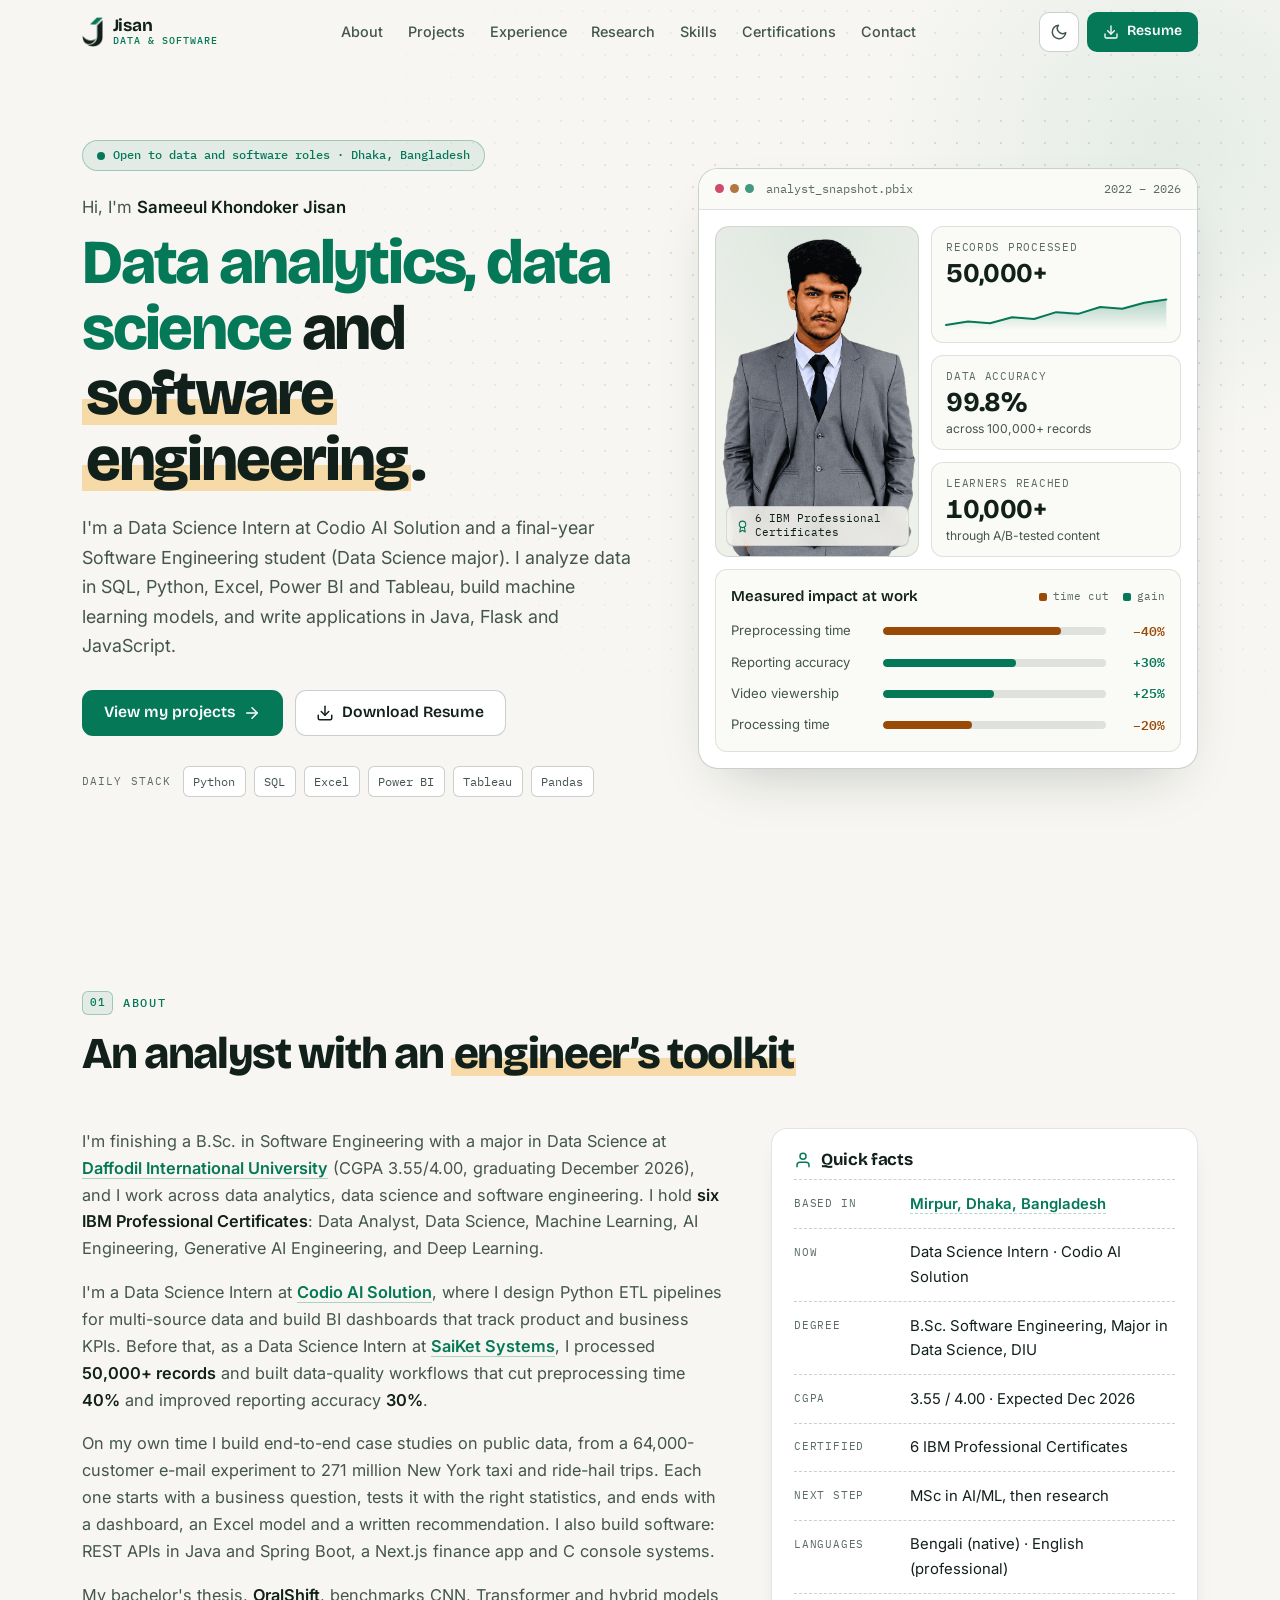
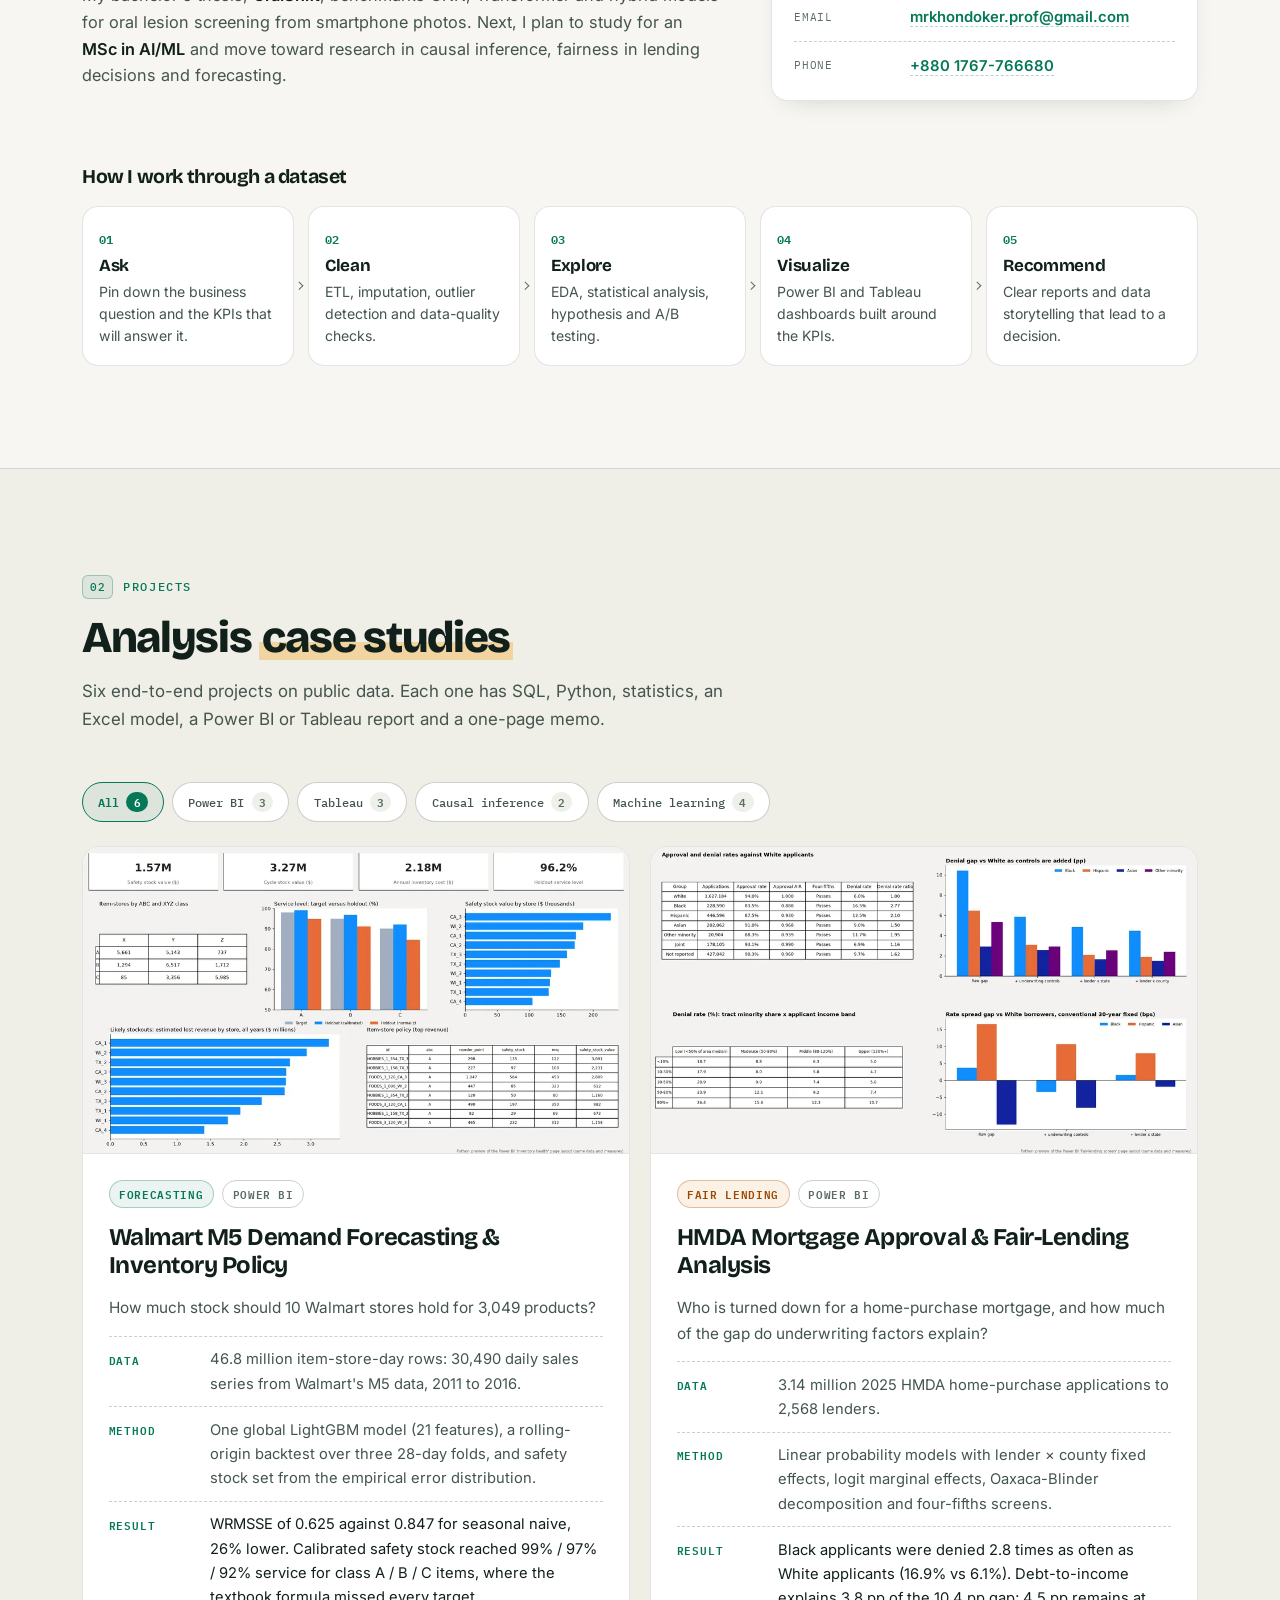
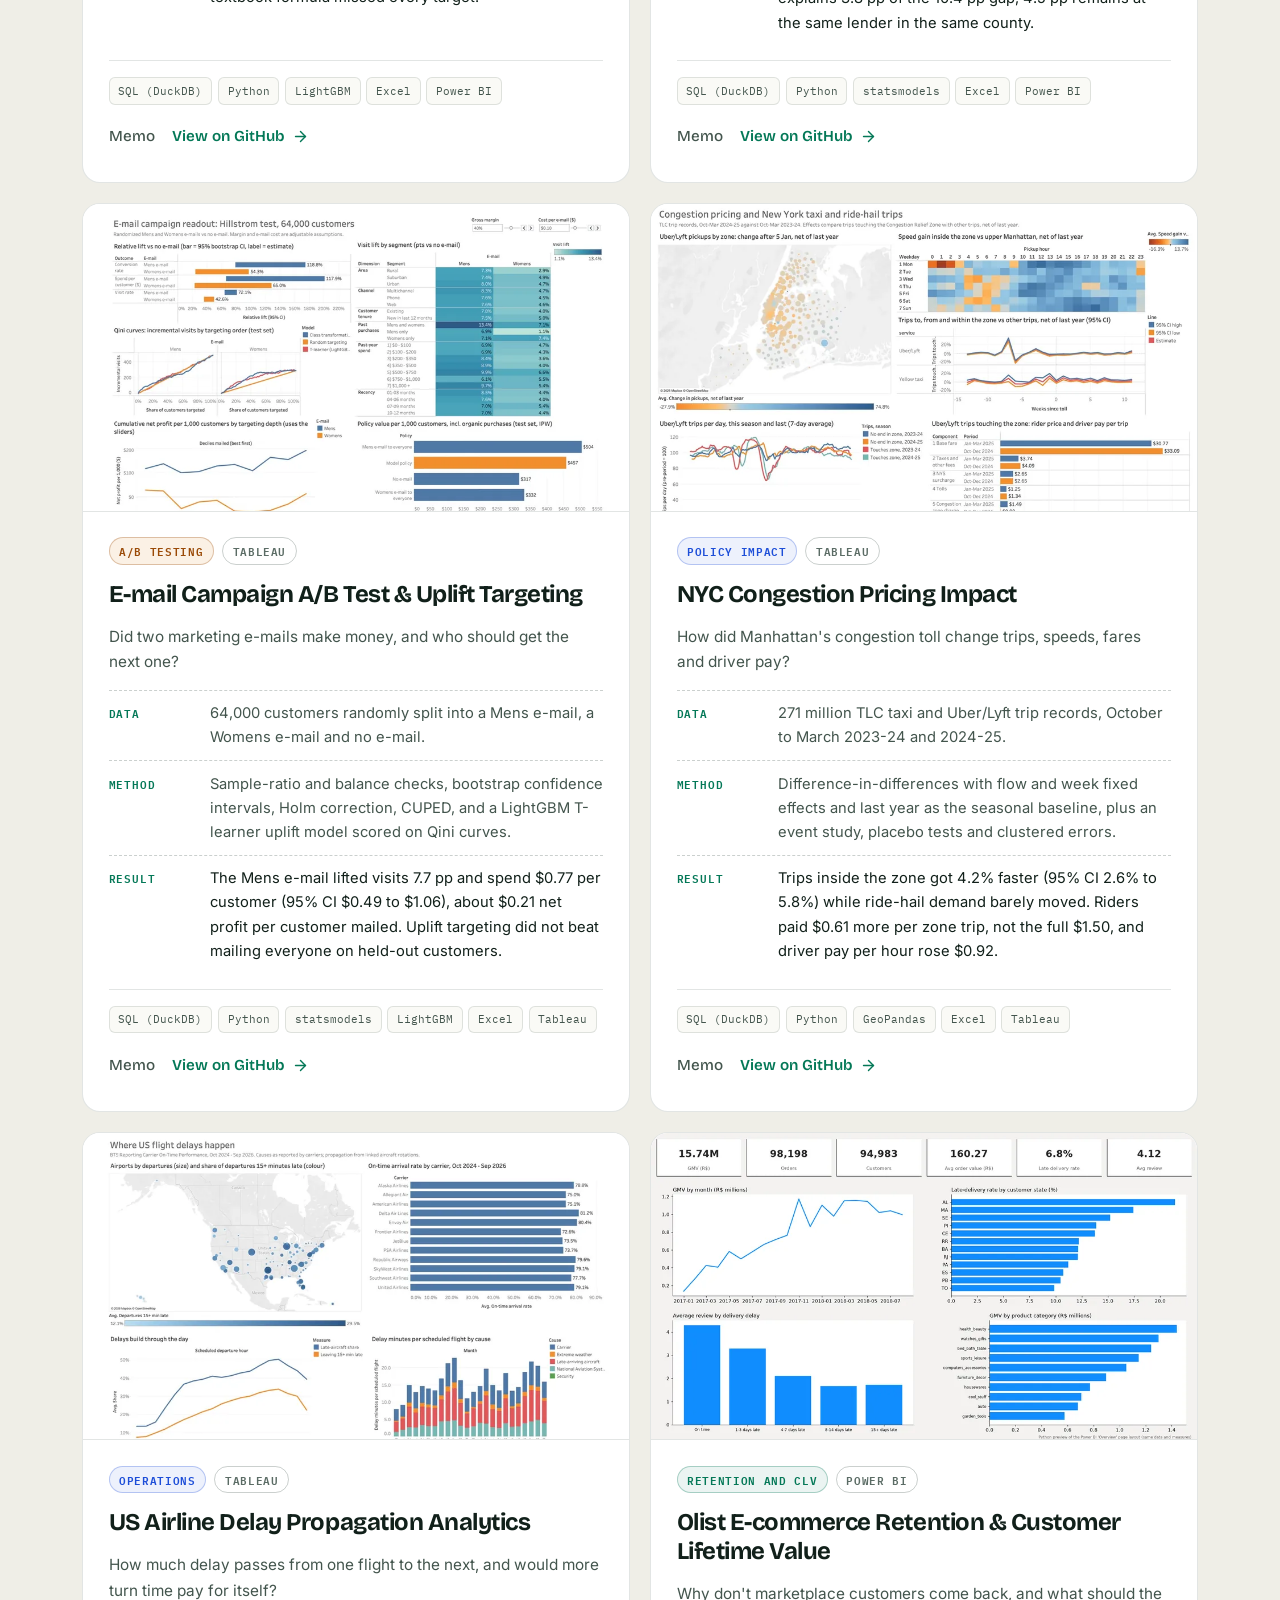
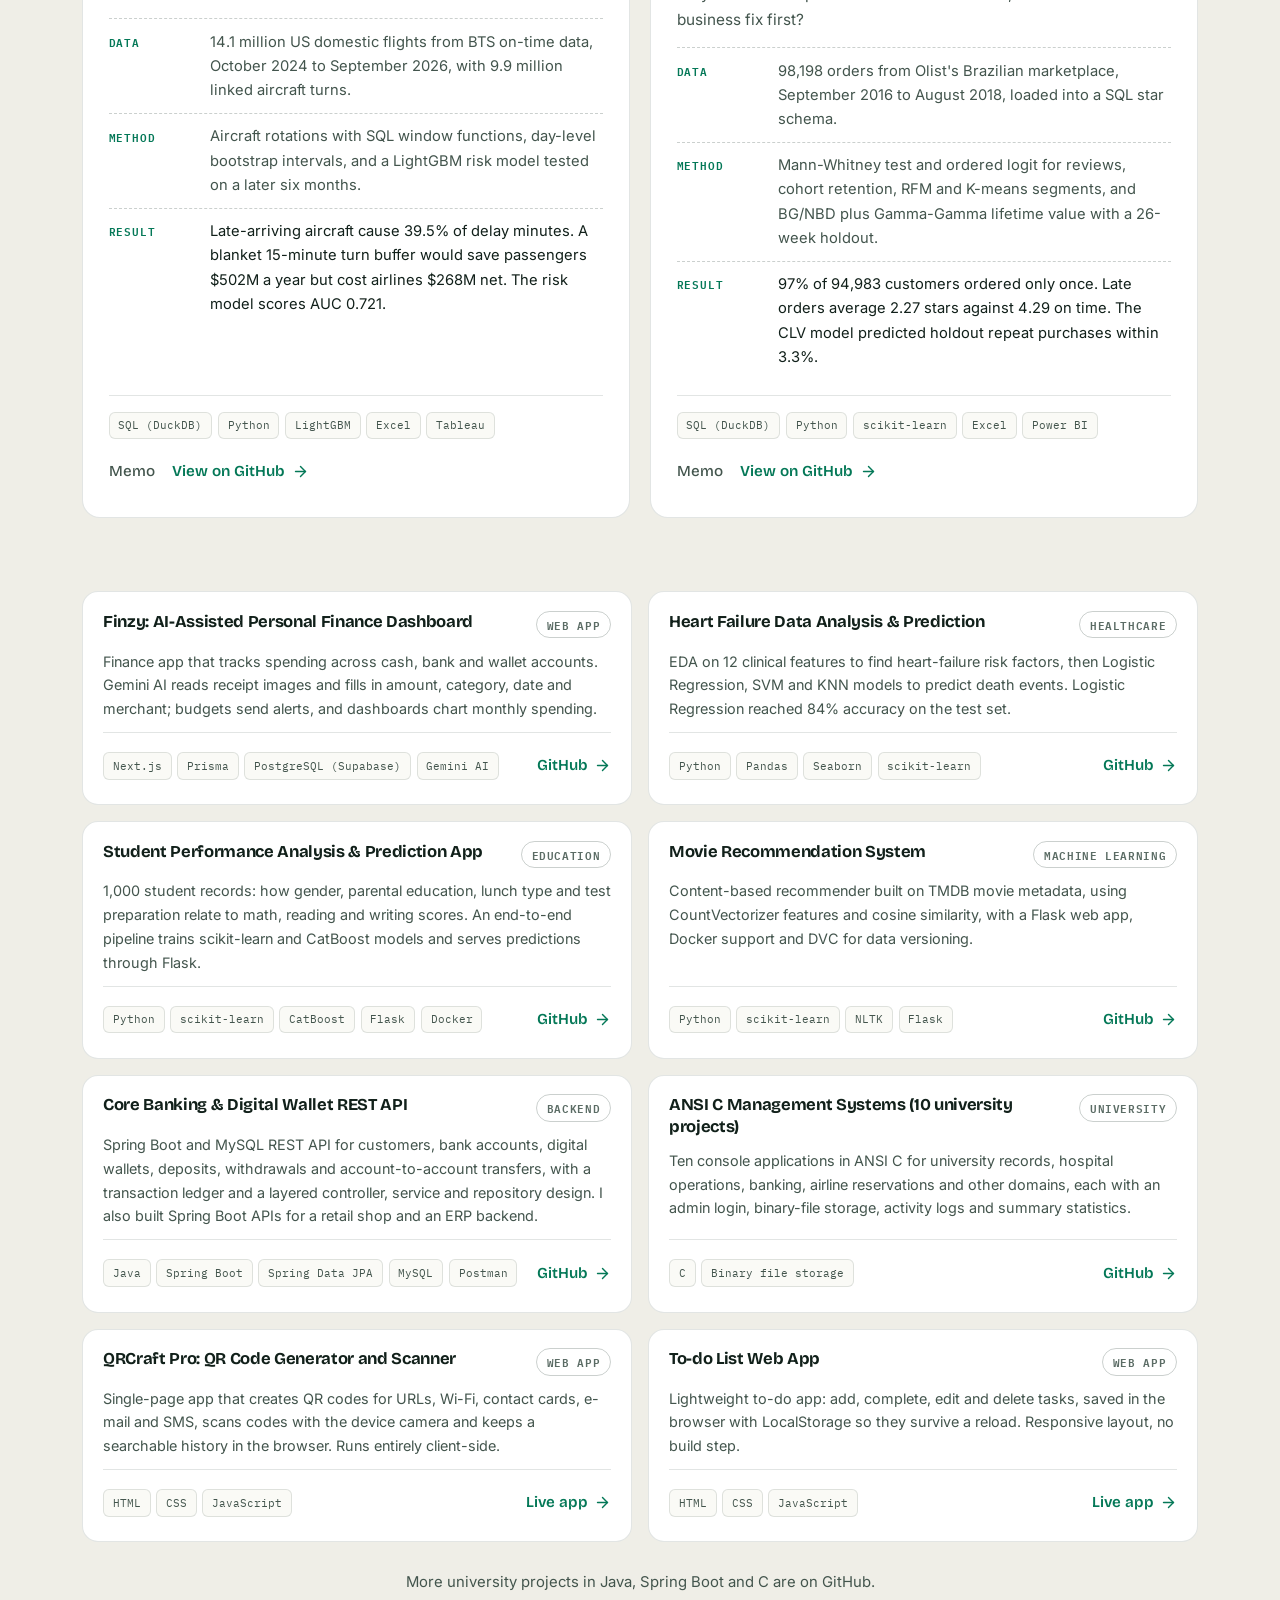
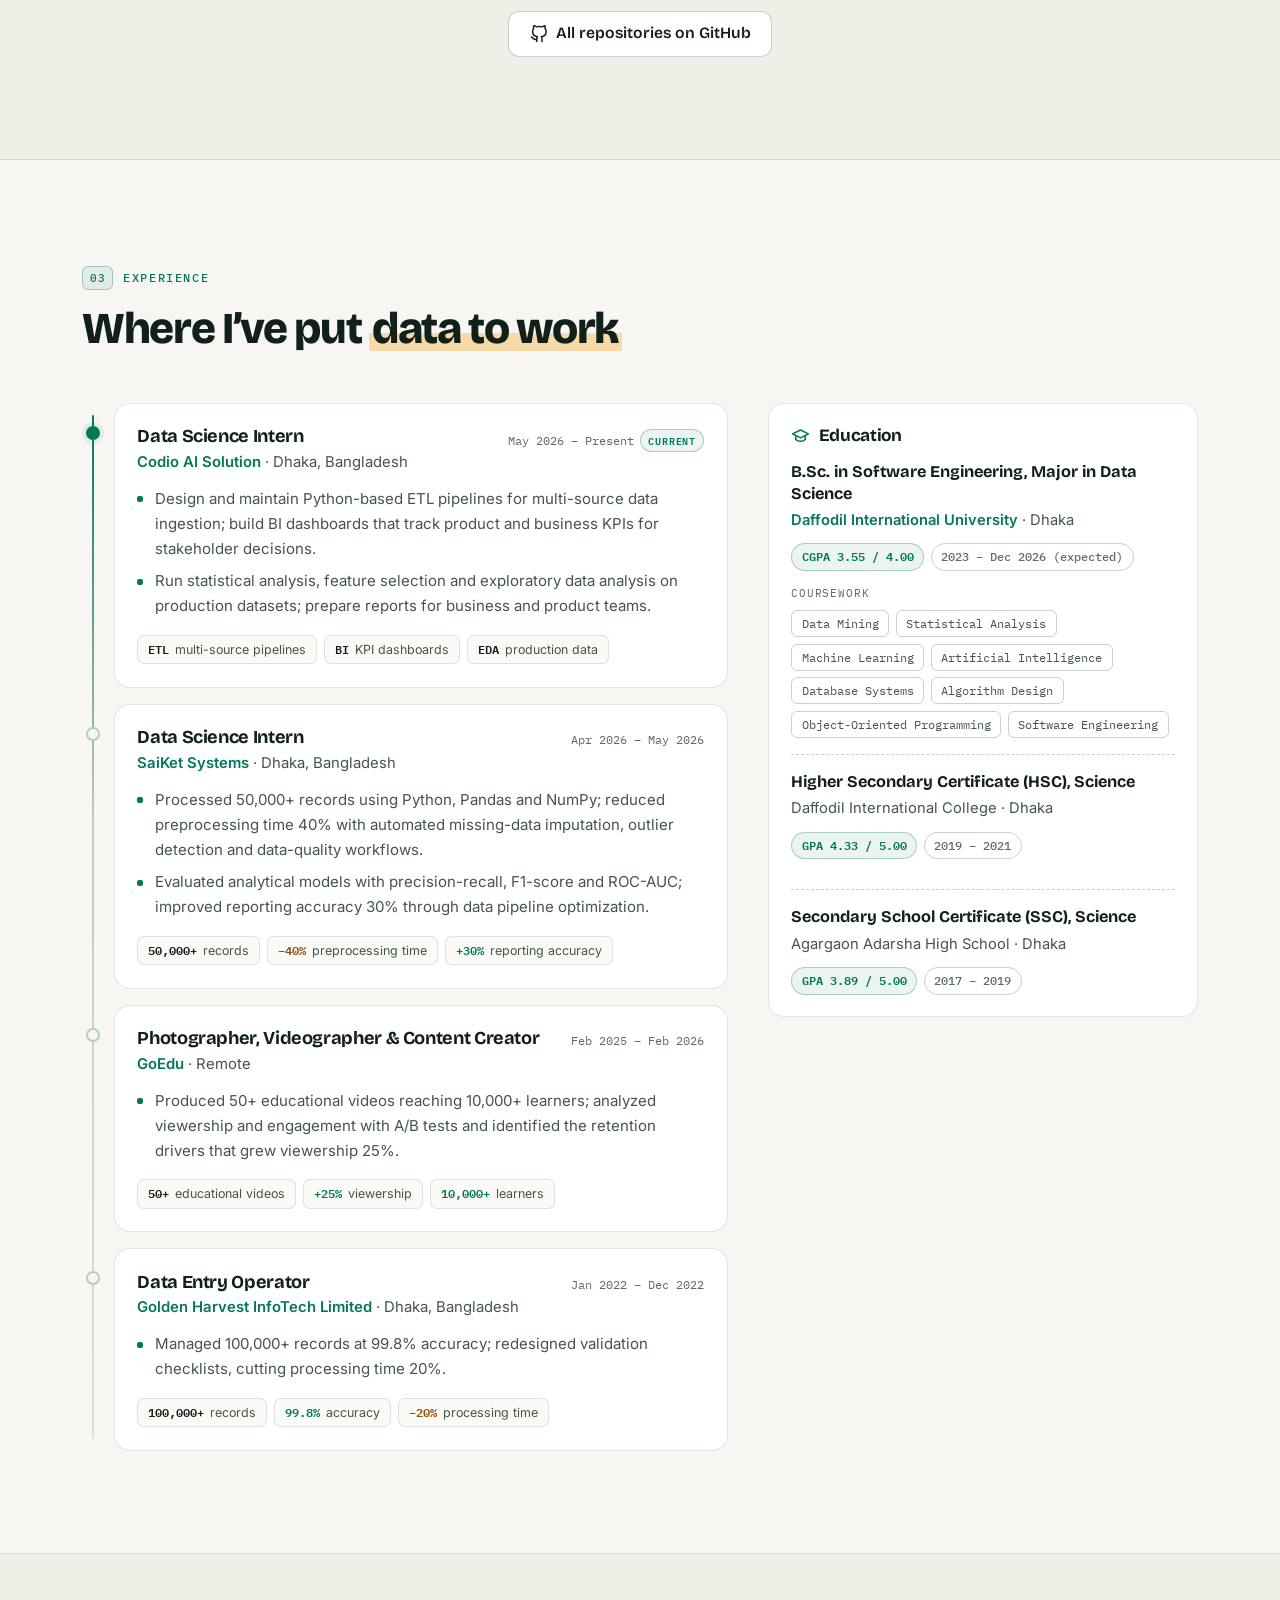
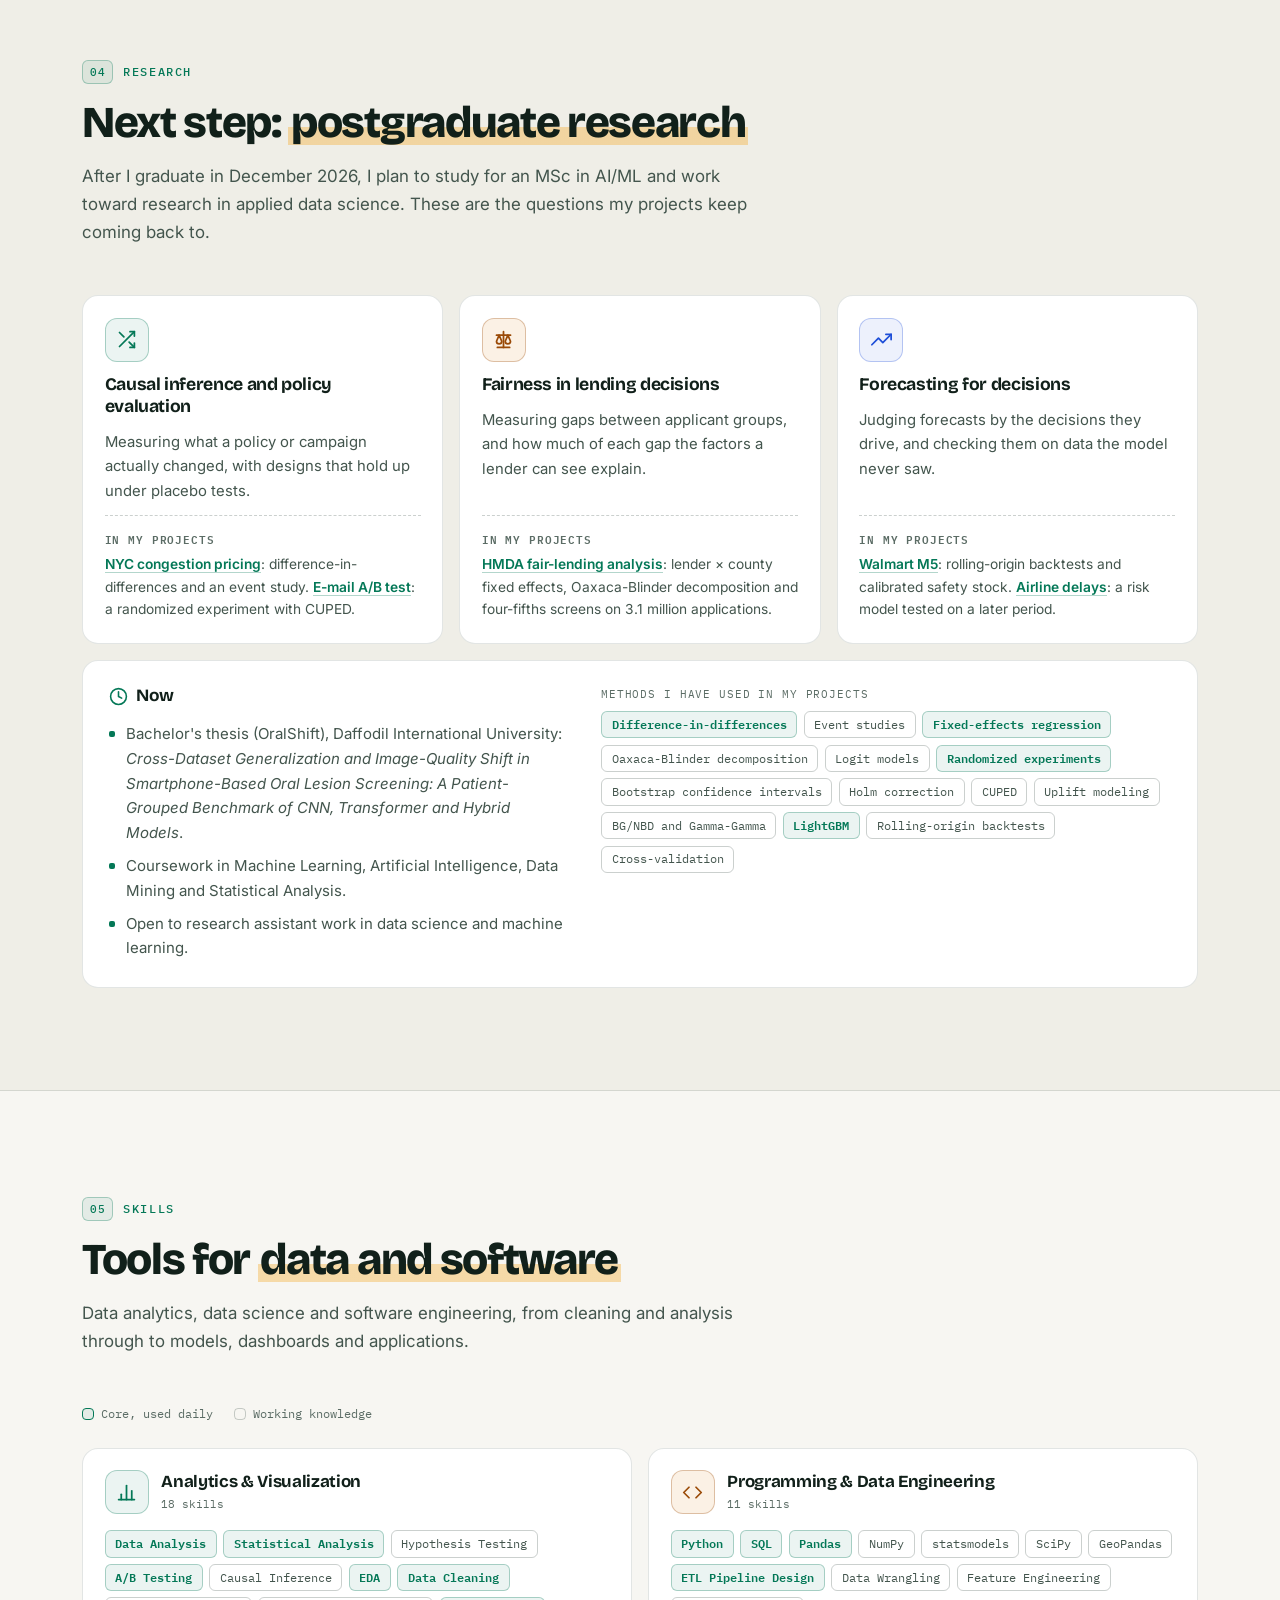
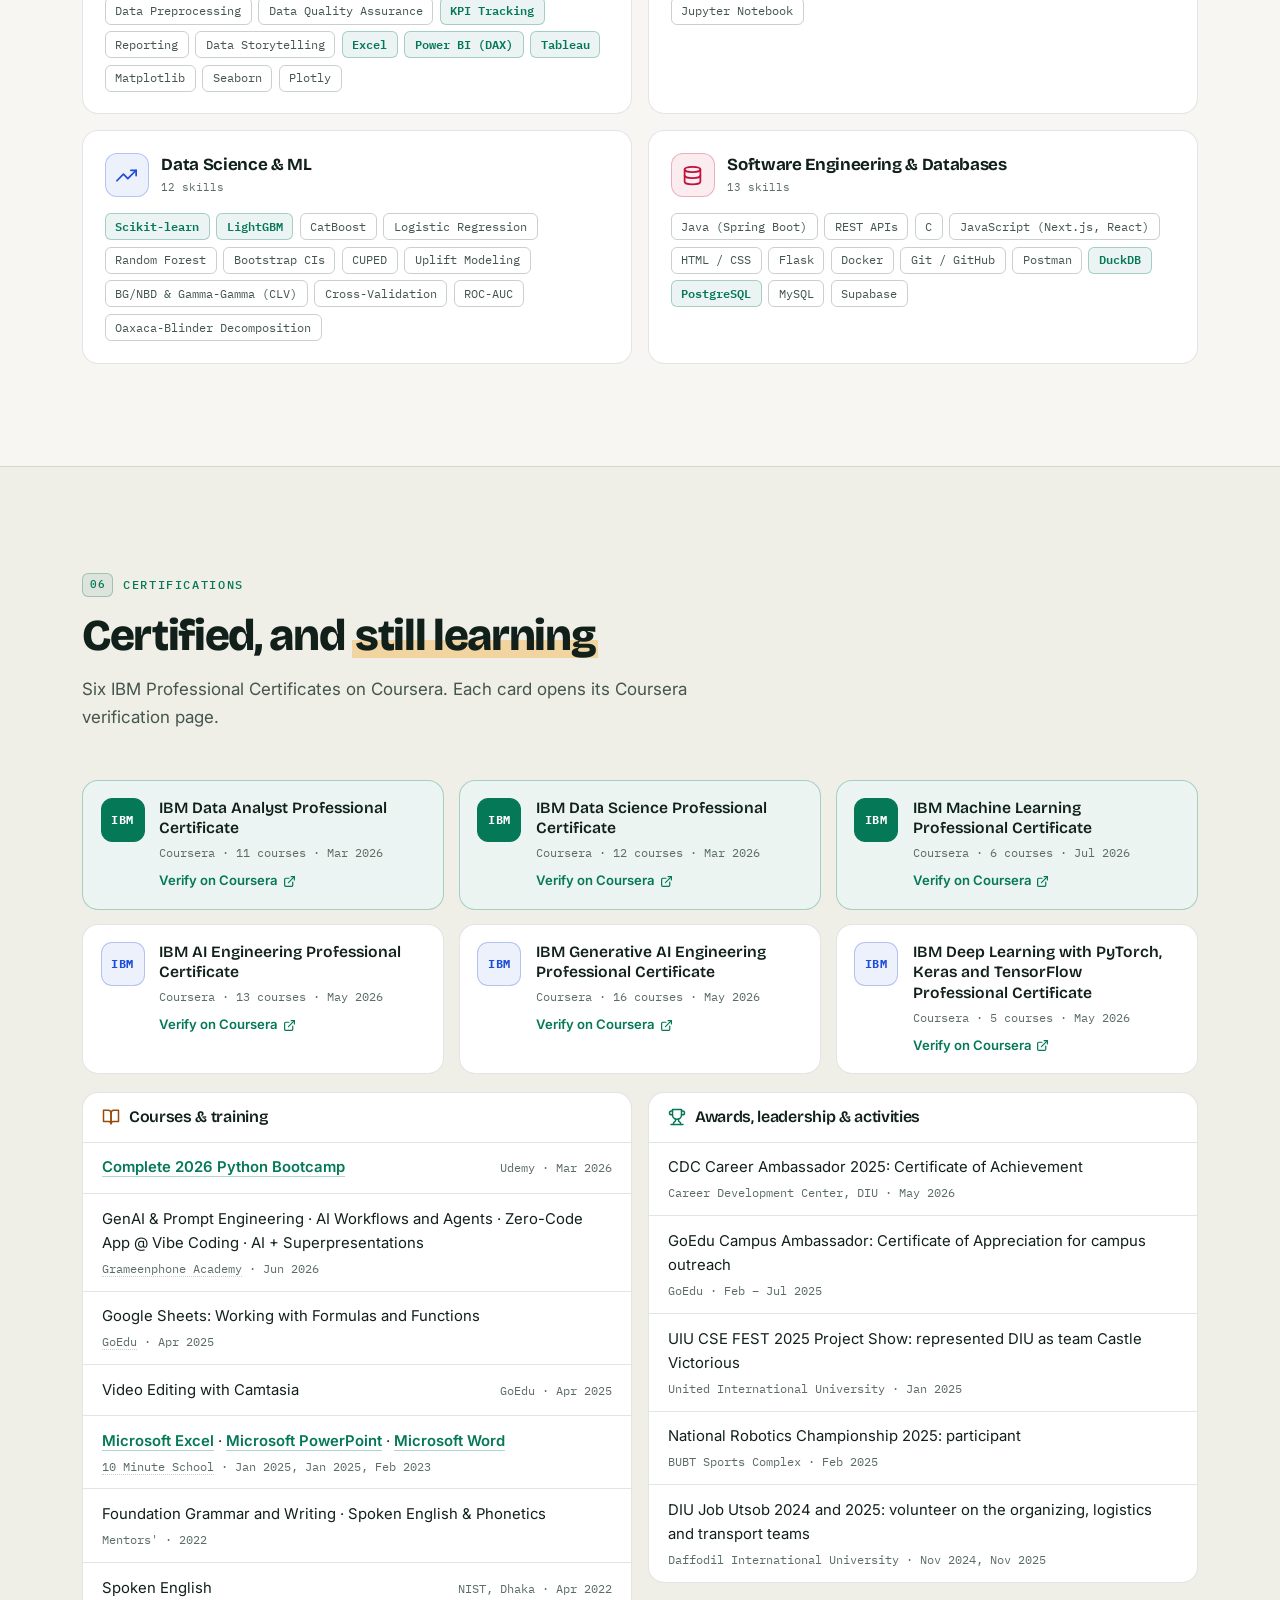
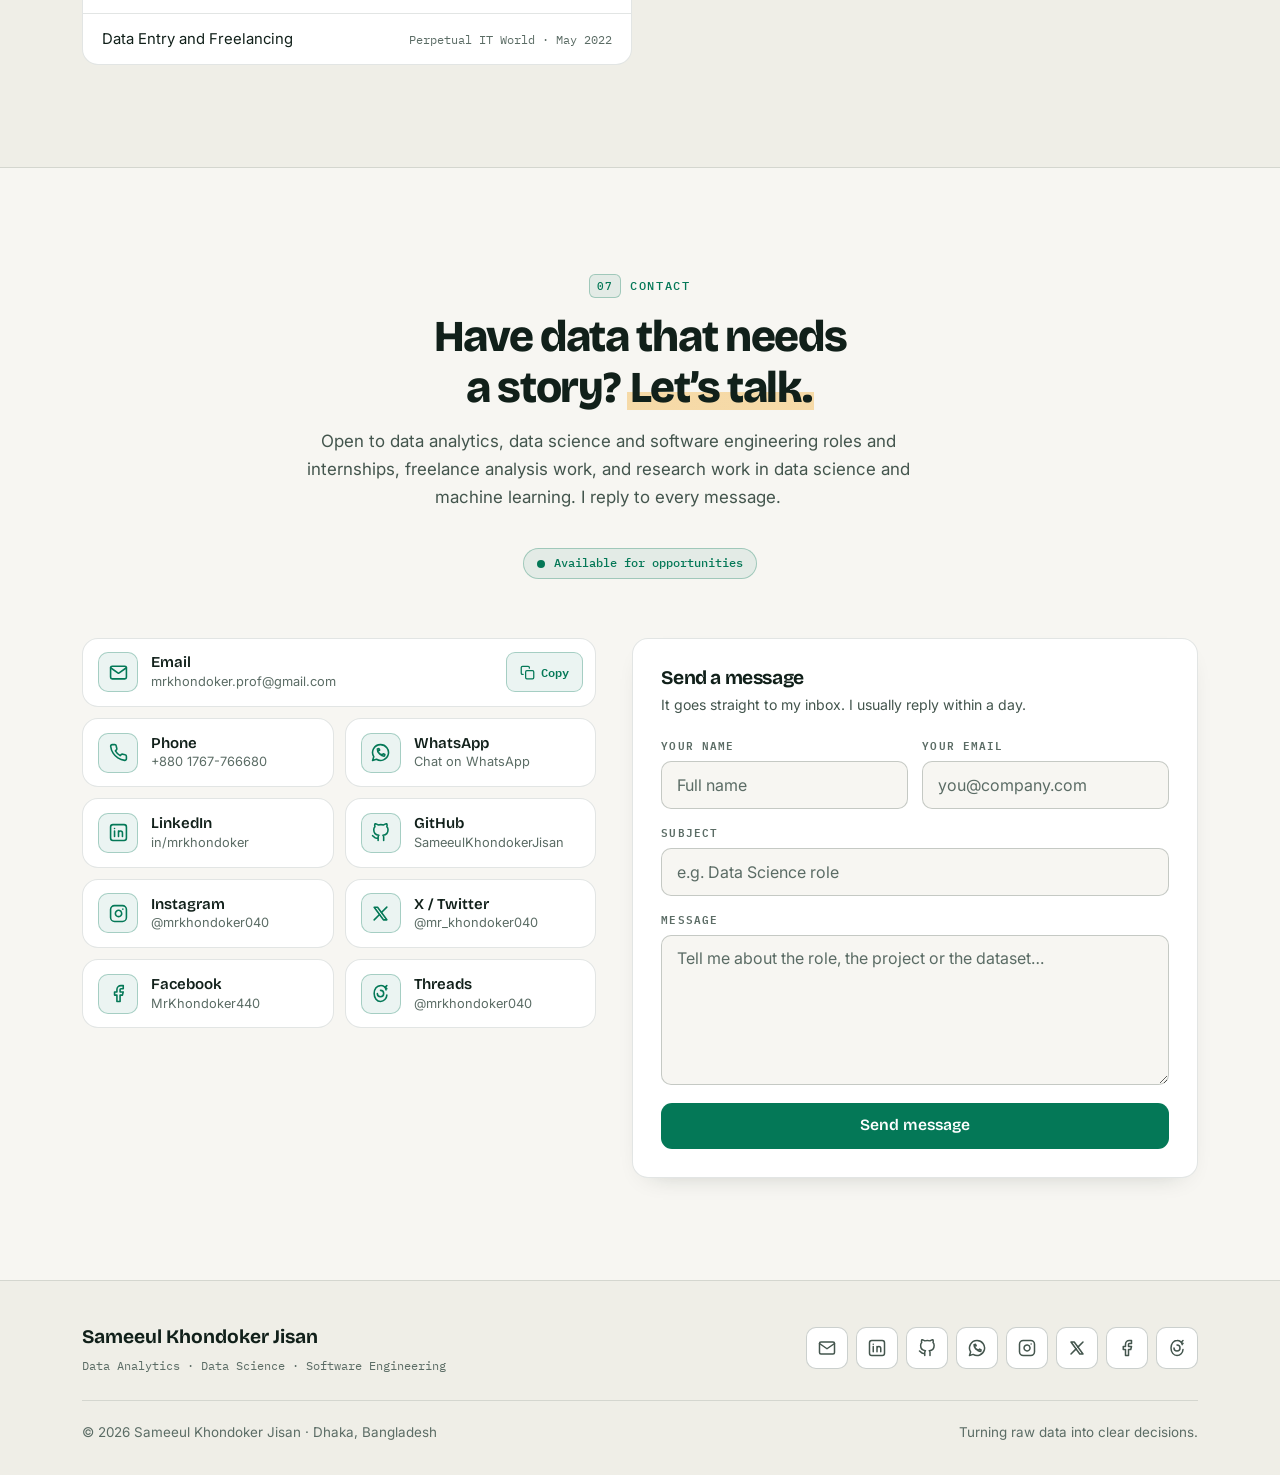
<file: index.html>
<!DOCTYPE html>
<html lang="en" data-theme="dark">
<head>
  <meta charset="UTF-8" />
  <meta name="viewport" content="width=device-width, initial-scale=1.0" />
  <title>Sameeul Khondoker Jisan | Data Analytics, Data Science &amp; Software Engineering</title>
  <meta name="description" content="Sameeul Khondoker Jisan, Data Science Intern in Dhaka, Bangladesh, working across data analytics, data science and software engineering. SQL, Python, Power BI, Tableau and Java projects in A/B testing, causal inference, forecasting and REST APIs. Six IBM Professional Certificates." />
  <meta name="theme-color" content="#0a0f0d" />
  <link rel="canonical" href="https://sameeulkhondokerjisan.github.io/my-portfolio/" />

  <!-- Open Graph -->
  <meta property="og:type" content="website" />
  <meta property="og:url" content="https://sameeulkhondokerjisan.github.io/my-portfolio/" />
  <meta property="og:title" content="Sameeul Khondoker Jisan | Data Analytics, Data Science &amp; Software Engineering" />
  <meta property="og:description" content="Data analytics, data science and software engineering with SQL, Python, Excel, Power BI, Tableau and Java. Six end-to-end case studies on public data, six IBM Professional Certificates, and plans for an MSc in AI/ML. Based in Dhaka, Bangladesh." />
  <meta property="og:image" content="https://sameeulkhondokerjisan.github.io/my-portfolio/jisan_portfolio.png" />
  <meta property="og:image:width" content="1200" />
  <meta property="og:image:height" content="630" />
  <meta property="og:image:alt" content="Sameeul Khondoker Jisan portfolio: data analytics, data science and software engineering" />

  <!-- Twitter Card -->
  <meta name="twitter:card" content="summary_large_image" />
  <meta name="twitter:site" content="@mr_khondoker040" />
  <meta name="twitter:title" content="Sameeul Khondoker Jisan | Data Analytics, Data Science &amp; Software Engineering" />
  <meta name="twitter:description" content="SQL, Python, Power BI, Tableau and Java projects in A/B testing, causal inference, forecasting and REST APIs. Six IBM Professional Certificates." />
  <meta name="twitter:image" content="https://sameeulkhondokerjisan.github.io/my-portfolio/jisan_portfolio.png" />

  <!-- JSON-LD Structured Data -->
  <script type="application/ld+json">
  {
    "@context": "https://schema.org",
    "@type": "Person",
    "name": "Sameeul Khondoker Jisan",
    "jobTitle": "Data Science Intern",
    "description": "Data Science Intern at Codio AI Solution and final-year B.Sc. Software Engineering student (Major in Data Science, Daffodil International University, graduating December 2026). Works across data analytics, data science and software engineering: SQL, Python, Excel, Power BI, Tableau and Java on A/B testing, causal inference, demand forecasting, customer lifetime value and REST APIs. Holds six IBM Professional Certificates and plans to pursue an MSc in AI/ML.",
    "url": "https://sameeulkhondokerjisan.github.io/my-portfolio/",
    "image": "https://sameeulkhondokerjisan.github.io/my-portfolio/jisan_portfolio.png",
    "email": "mrkhondoker.prof@gmail.com",
    "telephone": "+8801767766680",
    "address": { "@type": "PostalAddress", "addressLocality": "Dhaka", "addressCountry": "BD" },
    "alumniOf": { "@type": "CollegeOrUniversity", "name": "Daffodil International University", "url": "https://daffodilvarsity.edu.bd/" },
    "worksFor": { "@type": "Organization", "name": "Codio AI Solution", "url": "https://codioaisolution.com/" },
    "knowsLanguage": ["Bengali", "English"],
    "knowsAbout": ["Data Analysis", "Statistical Analysis", "A/B Testing", "Causal Inference", "Demand Forecasting", "Customer Lifetime Value", "Data Visualization", "KPI Tracking", "SQL", "Python", "Excel", "Power BI", "Tableau", "DuckDB", "LightGBM", "Machine Learning", "Software Engineering", "Java", "Spring Boot", "REST APIs"],
    "sameAs": [
      "https://www.linkedin.com/in/mrkhondoker/",
      "https://github.com/SameeulKhondokerJisan",
      "https://x.com/mr_khondoker040",
      "https://www.instagram.com/mrkhondoker040/",
      "https://www.threads.com/@mrkhondoker040",
      "https://www.facebook.com/MrKhondoker440"
    ]
  }
  </script>

  <link rel="preconnect" href="https://fonts.googleapis.com" />
  <link rel="preconnect" href="https://fonts.gstatic.com" crossorigin />
  <link href="https://fonts.googleapis.com/css2?family=Bricolage+Grotesque:opsz,wght@12..96,500..800&family=IBM+Plex+Mono:wght@400;500;600;700&family=Inter:wght@400;500;600;700&display=swap" rel="stylesheet" />
  <link rel="icon" href="icons/favicon-32.png" type="image/png" sizes="32x32" />
  <link rel="icon" href="icons/favicon-192.png" type="image/png" sizes="192x192" />
  <link rel="apple-touch-icon" href="icons/apple-touch-icon.png" />
  <link rel="manifest" href="site.webmanifest" />
  <link rel="stylesheet" href="css/styles.css" />
  <!-- Set the theme before first paint (no flash of the wrong theme).
       Stored choice wins; otherwise follow the OS preference. -->
  <script>
    (function () {
      var d = document.documentElement, t;
      d.classList.add('js');
      try { t = localStorage.getItem('theme'); } catch (e) {}
      if (t !== 'light' && t !== 'dark') {
        t = window.matchMedia && window.matchMedia('(prefers-color-scheme: light)').matches ? 'light' : 'dark';
      }
      d.setAttribute('data-theme', t);
    })();
  </script>
</head>
<body>
<a href="#main" class="skip-link">Skip to main content</a>

<!-- Header -->
<header class="site-header" id="siteHeader">
  <div class="container nav">
    <a href="#home" class="brand" aria-label="Sameeul Khondoker Jisan, back to top">
      <span class="brand-mark" aria-hidden="true"></span>
      <span class="brand-text"><span class="brand-name">Jisan</span><span class="brand-role">Data &amp; Software</span></span>
    </a>
    <nav class="nav-links" aria-label="Primary">
      <a href="#about">About</a>
      <a href="#projects">Projects</a>
      <a href="#experience">Experience</a>
      <a href="#research">Research</a>
      <a href="#skills">Skills</a>
      <a href="#certifications">Certifications</a>
      <a href="#contact">Contact</a>
    </nav>
    <div class="nav-actions">
      <button class="icon-btn" id="themeToggle" type="button" aria-label="Switch to light mode">
        <svg class="ico-sun" viewBox="0 0 24 24" fill="none" stroke="currentColor" stroke-width="2" stroke-linecap="round" stroke-linejoin="round" aria-hidden="true"><circle cx="12" cy="12" r="4"/><path d="M12 2v2M12 20v2M4.93 4.93l1.41 1.41M17.66 17.66l1.41 1.41M2 12h2M20 12h2M4.93 19.07l1.41-1.41M17.66 6.34l1.41-1.41"/></svg>
        <svg class="ico-moon" viewBox="0 0 24 24" fill="none" stroke="currentColor" stroke-width="2" stroke-linecap="round" stroke-linejoin="round" aria-hidden="true"><path d="M21 12.79A9 9 0 1111.21 3 7 7 0 0021 12.79z"/></svg>
      </button>
      <a class="btn btn-primary btn-sm nav-resume" href="Sameeul_Khondoker_Jisan_Resume.pdf" download="Sameeul Khondoker Jisan - Resume.pdf">
        <svg viewBox="0 0 24 24" fill="none" stroke="currentColor" stroke-width="2" stroke-linecap="round" stroke-linejoin="round" aria-hidden="true"><path d="M21 15v4a2 2 0 01-2 2H5a2 2 0 01-2-2v-4"/><polyline points="7 10 12 15 17 10"/><line x1="12" y1="15" x2="12" y2="3"/></svg>
        Resume
      </a>
      <button class="icon-btn menu-btn" id="menuToggle" type="button" aria-label="Open menu" aria-expanded="false" aria-controls="mobileNav">
        <span class="menu-bars" aria-hidden="true"><span></span><span></span><span></span></span>
      </button>
    </div>
  </div>
</header>
<div class="mobile-menu" id="mobileNav">
  <nav class="container" aria-label="Mobile">
    <a href="#about">About</a>
    <a href="#projects">Projects</a>
    <a href="#experience">Experience</a>
    <a href="#research">Research</a>
    <a href="#skills">Skills</a>
    <a href="#certifications">Certifications</a>
    <a href="#contact">Contact</a>
    <a class="btn btn-primary" href="Sameeul_Khondoker_Jisan_Resume.pdf" download="Sameeul Khondoker Jisan - Resume.pdf">
      <svg viewBox="0 0 24 24" fill="none" stroke="currentColor" stroke-width="2" stroke-linecap="round" stroke-linejoin="round" aria-hidden="true"><path d="M21 15v4a2 2 0 01-2 2H5a2 2 0 01-2-2v-4"/><polyline points="7 10 12 15 17 10"/><line x1="12" y1="15" x2="12" y2="3"/></svg>
      Download Resume
    </a>
  </nav>
</div>

<main id="main" tabindex="-1">

<!-- Hero -->
<section id="home" class="hero" aria-labelledby="heroTitle">
  <div class="container hero-grid">
    <div class="hero-copy">
      <p class="status-pill"><span class="pulse-dot" aria-hidden="true"></span><span>Open to data and software roles<span class="pill-loc"> · Dhaka, Bangladesh</span></span></p>
      <p class="hero-hello">Hi, I'm <strong>Sameeul Khondoker Jisan</strong></p>
      <h1 class="hero-title" id="heroTitle"><span class="accent">Data analytics, data science</span> and <span class="hl">software engineering</span>.</h1>
      <p class="hero-lede">I'm a Data Science Intern at Codio AI Solution and a final-year Software Engineering student (Data Science major). I analyze data in SQL, Python, Excel, Power BI and Tableau, build machine learning models, and write applications in Java, Flask and JavaScript.</p>
      <div class="hero-cta">
        <a href="#projects" class="btn btn-primary">
          View my projects
          <svg viewBox="0 0 24 24" fill="none" stroke="currentColor" stroke-width="2" stroke-linecap="round" stroke-linejoin="round" aria-hidden="true"><line x1="5" y1="12" x2="19" y2="12"/><polyline points="12 5 19 12 12 19"/></svg>
        </a>
        <a href="Sameeul_Khondoker_Jisan_Resume.pdf" download="Sameeul Khondoker Jisan - Resume.pdf" class="btn btn-ghost">
          <svg viewBox="0 0 24 24" fill="none" stroke="currentColor" stroke-width="2" stroke-linecap="round" stroke-linejoin="round" aria-hidden="true"><path d="M21 15v4a2 2 0 01-2 2H5a2 2 0 01-2-2v-4"/><polyline points="7 10 12 15 17 10"/><line x1="12" y1="15" x2="12" y2="3"/></svg>
          Download Resume
        </a>
      </div>
      <ul class="stack" aria-label="Daily tools">
        <li class="stack-label" aria-hidden="true">Daily stack</li>
        <li>Python</li><li>SQL</li><li>Excel</li><li>Power BI</li><li>Tableau</li><li>Pandas</li>
      </ul>
    </div>

    <!-- Analyst snapshot: every number below comes straight from the resume -->
    <div class="hero-panel" id="heroPanel" role="group" aria-label="Analyst snapshot">
      <div class="panel-bar" aria-hidden="true">
        <span class="panel-dots"><i></i><i></i><i></i></span>
        <span class="panel-name">analyst_snapshot.pbix</span>
        <span class="panel-live">2022 – 2026</span>
      </div>
      <div class="panel-body">
        <div class="panel-top">
          <figure class="panel-photo">
            <img src="Profile pic.png" alt="Portrait of Sameeul Khondoker Jisan" width="800" height="1202" loading="eager" fetchpriority="high" decoding="async" />
            <figcaption>
              <svg viewBox="0 0 24 24" fill="none" stroke="currentColor" stroke-width="2" stroke-linecap="round" stroke-linejoin="round" aria-hidden="true"><circle cx="12" cy="8" r="6"/><path d="M15.477 12.89L17 22l-5-3-5 3 1.523-9.11"/></svg>
              6 IBM Professional Certificates
            </figcaption>
          </figure>
          <div class="kpis">
            <div class="kpi">
              <span class="kpi-label">Records processed</span>
              <span class="kpi-value" data-count="50000" data-suffix="+">50,000+</span>
              <svg class="spark" viewBox="0 0 200 40" preserveAspectRatio="none" aria-hidden="true" focusable="false">
                <defs><linearGradient id="sparkFill" x1="0" y1="0" x2="0" y2="1"><stop offset="0" class="stop-acc" stop-opacity=".3"/><stop offset="1" class="stop-acc" stop-opacity="0"/></linearGradient></defs>
                <path d="M0,34 L20,30 L40,32 L60,25 L80,27 L100,19 L120,21 L140,13 L160,15 L180,8 L200,4 L200,40 L0,40 Z" fill="url(#sparkFill)"/>
                <path class="sp-line" d="M0,34 L20,30 L40,32 L60,25 L80,27 L100,19 L120,21 L140,13 L160,15 L180,8 L200,4"/>
              </svg>
            </div>
            <div class="kpi">
              <span class="kpi-label">Data accuracy</span>
              <span class="kpi-value" data-count="99.8" data-decimals="1" data-suffix="%">99.8%</span>
              <span class="kpi-note">across 100,000+ records</span>
            </div>
            <div class="kpi">
              <span class="kpi-label">Learners reached</span>
              <span class="kpi-value" data-count="10000" data-suffix="+">10,000+</span>
              <span class="kpi-note">through A/B-tested content</span>
            </div>
          </div>
        </div>
        <div class="panel-chart">
          <div class="chart-head">
            <span class="chart-title">Measured impact at work</span>
            <span class="chart-legend" aria-hidden="true"><span class="lg-time">time cut</span><span class="lg-gain">gain</span></span>
          </div>
          <ul class="bars">
            <li class="bar is-time" style="--v:40"><span class="bar-label">Preprocessing time</span><span class="bar-track" aria-hidden="true"><span class="bar-fill"></span></span><span class="bar-val">−40%</span></li>
            <li class="bar is-gain" style="--v:30"><span class="bar-label">Reporting accuracy</span><span class="bar-track" aria-hidden="true"><span class="bar-fill"></span></span><span class="bar-val">+30%</span></li>
            <li class="bar is-gain" style="--v:25"><span class="bar-label">Video viewership</span><span class="bar-track" aria-hidden="true"><span class="bar-fill"></span></span><span class="bar-val">+25%</span></li>
            <li class="bar is-time" style="--v:20"><span class="bar-label">Processing time</span><span class="bar-track" aria-hidden="true"><span class="bar-fill"></span></span><span class="bar-val">−20%</span></li>
          </ul>
        </div>
      </div>
    </div>
  </div>
</section>

<!-- About -->
<section id="about" class="section" aria-labelledby="aboutTitle">
  <div class="container">
    <header class="section-head reveal">
      <p class="eyebrow"><span class="eyebrow-num">01</span>About</p>
      <h2 class="section-title" id="aboutTitle">An analyst with an <span class="hl">engineer’s toolkit</span></h2>
    </header>
    <div class="about-grid">
      <div class="about-copy reveal">
        <p>I'm finishing a B.Sc. in Software Engineering with a major in Data Science at <a href="https://daffodilvarsity.edu.bd/" target="_blank" rel="noopener noreferrer">Daffodil International University</a> (CGPA 3.55/4.00, graduating December 2026), and I work across data analytics, data science and software engineering. I hold <strong>six IBM Professional Certificates</strong>: Data Analyst, Data Science, Machine Learning, AI Engineering, Generative AI Engineering, and Deep Learning.</p>
        <p>I'm a Data Science Intern at <a href="https://codioaisolution.com/" target="_blank" rel="noopener noreferrer">Codio AI Solution</a>, where I design Python ETL pipelines for multi-source data and build BI dashboards that track product and business KPIs. Before that, as a Data Science Intern at <a href="https://saiketsystems.in/" target="_blank" rel="noopener noreferrer">SaiKet Systems</a>, I processed <strong>50,000+ records</strong> and built data-quality workflows that cut preprocessing time <strong>40%</strong> and improved reporting accuracy <strong>30%</strong>.</p>
        <p>On my own time I build end-to-end case studies on public data, from a 64,000-customer e-mail experiment to 271 million New York taxi and ride-hail trips. Each one starts with a business question, tests it with the right statistics, and ends with a dashboard, an Excel model and a written recommendation. I also build software: REST APIs in Java and Spring Boot, a Next.js finance app and C console systems.</p>
        <p>My bachelor's thesis, <strong>OralShift</strong>, benchmarks CNN, Transformer and hybrid models for oral lesion screening from smartphone photos. Next, I plan to study for an <strong>MSc in AI/ML</strong> and move toward research in causal inference, fairness in lending decisions and forecasting.</p>
      </div>
      <aside class="card fact-card reveal" aria-label="Quick facts">
        <h3><svg viewBox="0 0 24 24" fill="none" stroke="currentColor" stroke-width="2" stroke-linecap="round" stroke-linejoin="round" aria-hidden="true"><path d="M20 21v-2a4 4 0 00-4-4H8a4 4 0 00-4 4v2"/><circle cx="12" cy="7" r="4"/></svg>Quick facts</h3>
        <dl class="facts">
          <div><dt>Based in</dt><dd><a href="https://maps.google.com/?q=Mirpur,+Dhaka,+Bangladesh" target="_blank" rel="noopener noreferrer">Mirpur, Dhaka, Bangladesh</a></dd></div>
          <div><dt>Now</dt><dd>Data Science Intern · Codio AI Solution</dd></div>
          <div><dt>Degree</dt><dd>B.Sc. Software Engineering, Major in Data Science, DIU</dd></div>
          <div><dt>CGPA</dt><dd>3.55 / 4.00 · Expected Dec 2026</dd></div>
          <div><dt>Certified</dt><dd>6 IBM Professional Certificates</dd></div>
          <div><dt>Next step</dt><dd>MSc in AI/ML, then research</dd></div>
          <div><dt>Languages</dt><dd>Bengali (native) · English (professional)</dd></div>
          <div><dt>Email</dt><dd><a href="mailto:mrkhondoker.prof@gmail.com">mrkhondoker.prof<wbr>@gmail.com</a></dd></div>
          <div><dt>Phone</dt><dd><a href="tel:+8801767766680">+880 1767-766680</a></dd></div>
        </dl>
      </aside>
    </div>

    <div class="process">
      <h3 class="sub-title reveal">How I work through a dataset</h3>
      <ol class="steps">
        <li class="card step reveal"><span class="step-num">01</span><h4>Ask</h4><p>Pin down the business question and the KPIs that will answer it.</p></li>
        <li class="card step reveal"><span class="step-num">02</span><h4>Clean</h4><p>ETL, imputation, outlier detection and data-quality checks.</p></li>
        <li class="card step reveal"><span class="step-num">03</span><h4>Explore</h4><p>EDA, statistical analysis, hypothesis and A/B testing.</p></li>
        <li class="card step reveal"><span class="step-num">04</span><h4>Visualize</h4><p>Power BI and Tableau dashboards built around the KPIs.</p></li>
        <li class="card step reveal"><span class="step-num">05</span><h4>Recommend</h4><p>Clear reports and data storytelling that lead to a decision.</p></li>
      </ol>
    </div>
  </div>
</section>

<!-- Projects -->
<section id="projects" class="section section-alt" aria-labelledby="projectsTitle">
  <div class="container">
    <header class="section-head reveal">
      <p class="eyebrow"><span class="eyebrow-num">02</span>Projects</p>
      <h2 class="section-title" id="projectsTitle">Analysis <span class="hl">case studies</span></h2>
      <p class="section-sub">Six end-to-end projects on public data. Each one has SQL, Python, statistics, an Excel model, a Power BI or Tableau report and a one-page memo.</p>
    </header>

    <div class="filters reveal" role="group" aria-label="Filter projects">
      <button type="button" class="filter is-active" data-filter="all" aria-pressed="true">All <span class="filter-count">6</span></button>
      <button type="button" class="filter" data-filter="powerbi" aria-pressed="false">Power BI <span class="filter-count">3</span></button>
      <button type="button" class="filter" data-filter="tableau" aria-pressed="false">Tableau <span class="filter-count">3</span></button>
      <button type="button" class="filter" data-filter="causal" aria-pressed="false">Causal inference <span class="filter-count">2</span></button>
      <button type="button" class="filter" data-filter="ml" aria-pressed="false">Machine learning <span class="filter-count">4</span></button>
    </div>
    <p class="sr-only" id="filterStatus" role="status" aria-live="polite"></p>

    <div class="cases cases-main">

      <!-- Walmart M5 -->
      <article class="card case reveal" id="p-walmart" data-tags="powerbi ml">
        <a class="case-media" href="https://github.com/SameeulKhondokerJisan/walmart-demand-forecasting-inventory/blob/main/dashboards/powerbi/report_preview.png" target="_blank" rel="noopener noreferrer">
          <img src="img/projects/walmart-m5.webp" width="960" height="540" loading="lazy" decoding="async" alt="Power BI inventory page from the Walmart M5 project: safety stock and inventory cost KPIs, service level by ABC class, and safety stock by store" />
          <span class="sr-only"> (full preview on GitHub)</span>
        </a>
        <div class="case-body">
          <div class="case-meta"><span class="badge">Forecasting</span><span class="badge badge-plain">Power BI</span></div>
          <h3 class="case-title">Walmart M5 Demand Forecasting &amp; Inventory Policy</h3>
          <p class="case-summary">How much stock should 10 Walmart stores hold for 3,049 products?</p>
          <dl class="case-points">
            <div><dt>Data</dt><dd>46.8 million item-store-day rows: 30,490 daily sales series from Walmart's M5 data, 2011 to 2016.</dd></div>
            <div><dt>Method</dt><dd>One global LightGBM model (21 features), a rolling-origin backtest over three 28-day folds, and safety stock set from the empirical error distribution.</dd></div>
            <div class="is-result"><dt>Result</dt><dd>WRMSSE of 0.625 against 0.847 for seasonal naive, 26% lower. Calibrated safety stock reached 99% / 97% / 92% service for class A / B / C items, where the textbook formula missed every target.</dd></div>
          </dl>
          <div class="case-foot">
            <ul class="tags" aria-label="Tools"><li>SQL (DuckDB)</li><li>Python</li><li>LightGBM</li><li>Excel</li><li>Power BI</li></ul>
            <div class="case-links">
              <a class="case-link case-link-sub" href="https://github.com/SameeulKhondokerJisan/walmart-demand-forecasting-inventory/blob/main/reports/memo.md" target="_blank" rel="noopener noreferrer">Memo<span class="sr-only"> (Walmart M5)</span></a>
              <a class="case-link" href="https://github.com/SameeulKhondokerJisan/walmart-demand-forecasting-inventory" target="_blank" rel="noopener noreferrer">View on GitHub<span class="sr-only"> (Walmart M5)</span><svg viewBox="0 0 24 24" fill="none" stroke="currentColor" stroke-width="2" stroke-linecap="round" stroke-linejoin="round" aria-hidden="true"><line x1="5" y1="12" x2="19" y2="12"/><polyline points="12 5 19 12 12 19"/></svg></a>
            </div>
          </div>
        </div>
      </article>

      <!-- HMDA -->
      <article class="card case reveal" id="p-hmda" data-tags="powerbi">
        <a class="case-media" href="https://github.com/SameeulKhondokerJisan/hmda-mortgage-approval-fair-lending/blob/main/dashboards/powerbi/report_preview.png" target="_blank" rel="noopener noreferrer">
          <img src="img/projects/hmda-fair-lending.webp" width="960" height="540" loading="lazy" decoding="async" alt="Power BI fair-lending page: approval and denial rates by applicant group and the denial gap as underwriting controls are added" />
          <span class="sr-only"> (full preview on GitHub)</span>
        </a>
        <div class="case-body">
          <div class="case-meta"><span class="badge badge-amber">Fair lending</span><span class="badge badge-plain">Power BI</span></div>
          <h3 class="case-title">HMDA Mortgage Approval &amp; Fair-Lending Analysis</h3>
          <p class="case-summary">Who is turned down for a home-purchase mortgage, and how much of the gap do underwriting factors explain?</p>
          <dl class="case-points">
            <div><dt>Data</dt><dd>3.14 million 2025 HMDA home-purchase applications to 2,568 lenders.</dd></div>
            <div><dt>Method</dt><dd>Linear probability models with lender × county fixed effects, logit marginal effects, Oaxaca-Blinder decomposition and four-fifths screens.</dd></div>
            <div class="is-result"><dt>Result</dt><dd>Black applicants were denied 2.8 times as often as White applicants (16.9% vs 6.1%). Debt-to-income explains 3.8 pp of the 10.4 pp gap; 4.5 pp remains at the same lender in the same county.</dd></div>
          </dl>
          <div class="case-foot">
            <ul class="tags" aria-label="Tools"><li>SQL (DuckDB)</li><li>Python</li><li>statsmodels</li><li>Excel</li><li>Power BI</li></ul>
            <div class="case-links">
              <a class="case-link case-link-sub" href="https://github.com/SameeulKhondokerJisan/hmda-mortgage-approval-fair-lending/blob/main/reports/memo.md" target="_blank" rel="noopener noreferrer">Memo<span class="sr-only"> (HMDA fair lending)</span></a>
              <a class="case-link" href="https://github.com/SameeulKhondokerJisan/hmda-mortgage-approval-fair-lending" target="_blank" rel="noopener noreferrer">View on GitHub<span class="sr-only"> (HMDA fair lending)</span><svg viewBox="0 0 24 24" fill="none" stroke="currentColor" stroke-width="2" stroke-linecap="round" stroke-linejoin="round" aria-hidden="true"><line x1="5" y1="12" x2="19" y2="12"/><polyline points="12 5 19 12 12 19"/></svg></a>
            </div>
          </div>
        </div>
      </article>

      <!-- E-mail A/B test -->
      <article class="card case reveal" id="p-email" data-tags="tableau causal ml">
        <a class="case-media" href="https://github.com/SameeulKhondokerJisan/email-campaign-ab-test-uplift/blob/main/dashboards/tableau/dashboard_preview.png" target="_blank" rel="noopener noreferrer">
          <img src="img/projects/email-ab-test.webp" width="960" height="540" loading="lazy" decoding="async" alt="Tableau campaign readout: relative lift with confidence intervals, Qini curves and net profit by targeting depth" />
          <span class="sr-only"> (full preview on GitHub)</span>
        </a>
        <div class="case-body">
          <div class="case-meta"><span class="badge badge-amber">A/B testing</span><span class="badge badge-plain">Tableau</span></div>
          <h3 class="case-title">E-mail Campaign A/B Test &amp; Uplift Targeting</h3>
          <p class="case-summary">Did two marketing e-mails make money, and who should get the next one?</p>
          <dl class="case-points">
            <div><dt>Data</dt><dd>64,000 customers randomly split into a Mens e-mail, a Womens e-mail and no e-mail.</dd></div>
            <div><dt>Method</dt><dd>Sample-ratio and balance checks, bootstrap confidence intervals, Holm correction, CUPED, and a LightGBM T-learner uplift model scored on Qini curves.</dd></div>
            <div class="is-result"><dt>Result</dt><dd>The Mens e-mail lifted visits 7.7 pp and spend $0.77 per customer (95% CI $0.49 to $1.06), about $0.21 net profit per customer mailed. Uplift targeting did not beat mailing everyone on held-out customers.</dd></div>
          </dl>
          <div class="case-foot">
            <ul class="tags" aria-label="Tools"><li>SQL (DuckDB)</li><li>Python</li><li>statsmodels</li><li>LightGBM</li><li>Excel</li><li>Tableau</li></ul>
            <div class="case-links">
              <a class="case-link case-link-sub" href="https://github.com/SameeulKhondokerJisan/email-campaign-ab-test-uplift/blob/main/reports/memo.md" target="_blank" rel="noopener noreferrer">Memo<span class="sr-only"> (E-mail A/B test)</span></a>
              <a class="case-link" href="https://github.com/SameeulKhondokerJisan/email-campaign-ab-test-uplift" target="_blank" rel="noopener noreferrer">View on GitHub<span class="sr-only"> (E-mail A/B test)</span><svg viewBox="0 0 24 24" fill="none" stroke="currentColor" stroke-width="2" stroke-linecap="round" stroke-linejoin="round" aria-hidden="true"><line x1="5" y1="12" x2="19" y2="12"/><polyline points="12 5 19 12 12 19"/></svg></a>
            </div>
          </div>
        </div>
      </article>

      <!-- NYC congestion pricing -->
      <article class="card case reveal" id="p-nyc" data-tags="tableau causal">
        <a class="case-media" href="https://github.com/SameeulKhondokerJisan/nyc-congestion-pricing-impact/blob/main/dashboards/tableau/dashboard_preview.png" target="_blank" rel="noopener noreferrer">
          <img src="img/projects/nyc-congestion.webp" width="960" height="540" loading="lazy" decoding="async" alt="Tableau dashboard: change in Uber and Lyft pickups by zone, speed change by hour and weekday, and zone trips compared with last year" />
          <span class="sr-only"> (full preview on GitHub)</span>
        </a>
        <div class="case-body">
          <div class="case-meta"><span class="badge badge-sky">Policy impact</span><span class="badge badge-plain">Tableau</span></div>
          <h3 class="case-title">NYC Congestion Pricing Impact</h3>
          <p class="case-summary">How did Manhattan's congestion toll change trips, speeds, fares and driver pay?</p>
          <dl class="case-points">
            <div><dt>Data</dt><dd>271 million TLC taxi and Uber/Lyft trip records, October to March 2023-24 and 2024-25.</dd></div>
            <div><dt>Method</dt><dd>Difference-in-differences with flow and week fixed effects and last year as the seasonal baseline, plus an event study, placebo tests and clustered errors.</dd></div>
            <div class="is-result"><dt>Result</dt><dd>Trips inside the zone got 4.2% faster (95% CI 2.6% to 5.8%) while ride-hail demand barely moved. Riders paid $0.61 more per zone trip, not the full $1.50, and driver pay per hour rose $0.92.</dd></div>
          </dl>
          <div class="case-foot">
            <ul class="tags" aria-label="Tools"><li>SQL (DuckDB)</li><li>Python</li><li>GeoPandas</li><li>Excel</li><li>Tableau</li></ul>
            <div class="case-links">
              <a class="case-link case-link-sub" href="https://github.com/SameeulKhondokerJisan/nyc-congestion-pricing-impact/blob/main/reports/memo.md" target="_blank" rel="noopener noreferrer">Memo<span class="sr-only"> (NYC congestion pricing)</span></a>
              <a class="case-link" href="https://github.com/SameeulKhondokerJisan/nyc-congestion-pricing-impact" target="_blank" rel="noopener noreferrer">View on GitHub<span class="sr-only"> (NYC congestion pricing)</span><svg viewBox="0 0 24 24" fill="none" stroke="currentColor" stroke-width="2" stroke-linecap="round" stroke-linejoin="round" aria-hidden="true"><line x1="5" y1="12" x2="19" y2="12"/><polyline points="12 5 19 12 12 19"/></svg></a>
            </div>
          </div>
        </div>
      </article>

      <!-- Airline delays -->
      <article class="card case reveal" id="p-airline" data-tags="tableau ml">
        <a class="case-media" href="https://github.com/SameeulKhondokerJisan/airline-delay-propagation-analytics/blob/main/dashboards/tableau/dashboard_preview.png" target="_blank" rel="noopener noreferrer">
          <img src="img/projects/airline-delays.webp" width="960" height="540" loading="lazy" decoding="async" alt="Tableau dashboard: map of US airports by departures and late share, and on-time arrival rate by carrier" />
          <span class="sr-only"> (full preview on GitHub)</span>
        </a>
        <div class="case-body">
          <div class="case-meta"><span class="badge badge-sky">Operations</span><span class="badge badge-plain">Tableau</span></div>
          <h3 class="case-title">US Airline Delay Propagation Analytics</h3>
          <p class="case-summary">How much delay passes from one flight to the next, and would more turn time pay for itself?</p>
          <dl class="case-points">
            <div><dt>Data</dt><dd>14.1 million US domestic flights from BTS on-time data, October 2024 to September 2026, with 9.9 million linked aircraft turns.</dd></div>
            <div><dt>Method</dt><dd>Aircraft rotations with SQL window functions, day-level bootstrap intervals, and a LightGBM risk model tested on a later six months.</dd></div>
            <div class="is-result"><dt>Result</dt><dd>Late-arriving aircraft cause 39.5% of delay minutes. A blanket 15-minute turn buffer would save passengers $502M a year but cost airlines $268M net. The risk model scores AUC 0.721.</dd></div>
          </dl>
          <div class="case-foot">
            <ul class="tags" aria-label="Tools"><li>SQL (DuckDB)</li><li>Python</li><li>LightGBM</li><li>Excel</li><li>Tableau</li></ul>
            <div class="case-links">
              <a class="case-link case-link-sub" href="https://github.com/SameeulKhondokerJisan/airline-delay-propagation-analytics/blob/main/reports/memo.md" target="_blank" rel="noopener noreferrer">Memo<span class="sr-only"> (Airline delays)</span></a>
              <a class="case-link" href="https://github.com/SameeulKhondokerJisan/airline-delay-propagation-analytics" target="_blank" rel="noopener noreferrer">View on GitHub<span class="sr-only"> (Airline delays)</span><svg viewBox="0 0 24 24" fill="none" stroke="currentColor" stroke-width="2" stroke-linecap="round" stroke-linejoin="round" aria-hidden="true"><line x1="5" y1="12" x2="19" y2="12"/><polyline points="12 5 19 12 12 19"/></svg></a>
            </div>
          </div>
        </div>
      </article>

      <!-- Olist -->
      <article class="card case reveal" id="p-olist" data-tags="powerbi ml">
        <a class="case-media" href="https://github.com/SameeulKhondokerJisan/olist-ecommerce-retention-analytics/blob/main/dashboards/powerbi/report_preview.png" target="_blank" rel="noopener noreferrer">
          <img src="img/projects/olist-retention.webp" width="960" height="540" loading="lazy" decoding="async" alt="Power BI overview: GMV, orders and customer KPIs, monthly GMV, late-delivery rate by state and average review by delivery delay" />
          <span class="sr-only"> (full preview on GitHub)</span>
        </a>
        <div class="case-body">
          <div class="case-meta"><span class="badge">Retention and CLV</span><span class="badge badge-plain">Power BI</span></div>
          <h3 class="case-title">Olist E-commerce Retention &amp; Customer Lifetime Value</h3>
          <p class="case-summary">Why don't marketplace customers come back, and what should the business fix first?</p>
          <dl class="case-points">
            <div><dt>Data</dt><dd>98,198 orders from Olist's Brazilian marketplace, September 2016 to August 2018, loaded into a SQL star schema.</dd></div>
            <div><dt>Method</dt><dd>Mann-Whitney test and ordered logit for reviews, cohort retention, RFM and K-means segments, and BG/NBD plus Gamma-Gamma lifetime value with a 26-week holdout.</dd></div>
            <div class="is-result"><dt>Result</dt><dd>97% of 94,983 customers ordered only once. Late orders average 2.27 stars against 4.29 on time. The CLV model predicted holdout repeat purchases within 3.3%.</dd></div>
          </dl>
          <div class="case-foot">
            <ul class="tags" aria-label="Tools"><li>SQL (DuckDB)</li><li>Python</li><li>scikit-learn</li><li>Excel</li><li>Power BI</li></ul>
            <div class="case-links">
              <a class="case-link case-link-sub" href="https://github.com/SameeulKhondokerJisan/olist-ecommerce-retention-analytics/blob/main/reports/memo.md" target="_blank" rel="noopener noreferrer">Memo<span class="sr-only"> (Olist retention)</span></a>
              <a class="case-link" href="https://github.com/SameeulKhondokerJisan/olist-ecommerce-retention-analytics" target="_blank" rel="noopener noreferrer">View on GitHub<span class="sr-only"> (Olist retention)</span><svg viewBox="0 0 24 24" fill="none" stroke="currentColor" stroke-width="2" stroke-linecap="round" stroke-linejoin="round" aria-hidden="true"><line x1="5" y1="12" x2="19" y2="12"/><polyline points="12 5 19 12 12 19"/></svg></a>
            </div>
          </div>
        </div>
      </article>

    </div>

    <h3 class="cases-sub reveal">More projects: machine learning and software engineering</h3>
    <div class="mini-grid">
      <article class="card mini reveal">
        <div class="mini-head"><h4 class="mini-title">Finzy: AI-Assisted Personal Finance Dashboard</h4><span class="badge badge-plain">Web app</span></div>
        <p class="mini-text">Finance app that tracks spending across cash, bank and wallet accounts. Gemini AI reads receipt images and fills in amount, category, date and merchant; budgets send alerts, and dashboards chart monthly spending.</p>
        <div class="mini-foot">
          <ul class="tags" aria-label="Tools"><li>Next.js</li><li>Prisma</li><li>PostgreSQL (Supabase)</li><li>Gemini AI</li></ul>
          <a class="case-link" href="https://github.com/SameeulKhondokerJisan/finzy-personal-finance-analytics-dashboard" target="_blank" rel="noopener noreferrer">GitHub<span class="sr-only"> (Finzy)</span><svg viewBox="0 0 24 24" fill="none" stroke="currentColor" stroke-width="2" stroke-linecap="round" stroke-linejoin="round" aria-hidden="true"><line x1="5" y1="12" x2="19" y2="12"/><polyline points="12 5 19 12 12 19"/></svg></a>
        </div>
      </article>
      <article class="card mini reveal">
        <div class="mini-head"><h4 class="mini-title">Heart Failure Data Analysis &amp; Prediction</h4><span class="badge badge-plain">Healthcare</span></div>
        <p class="mini-text">EDA on 12 clinical features to find heart-failure risk factors, then Logistic Regression, SVM and KNN models to predict death events. Logistic Regression reached 84% accuracy on the test set.</p>
        <div class="mini-foot">
          <ul class="tags" aria-label="Tools"><li>Python</li><li>Pandas</li><li>Seaborn</li><li>scikit-learn</li></ul>
          <a class="case-link" href="https://github.com/SameeulKhondokerJisan/heart-failure-data-analysis" target="_blank" rel="noopener noreferrer">GitHub<span class="sr-only"> (Heart Failure Data Analysis)</span><svg viewBox="0 0 24 24" fill="none" stroke="currentColor" stroke-width="2" stroke-linecap="round" stroke-linejoin="round" aria-hidden="true"><line x1="5" y1="12" x2="19" y2="12"/><polyline points="12 5 19 12 12 19"/></svg></a>
        </div>
      </article>
      <article class="card mini reveal">
        <div class="mini-head"><h4 class="mini-title">Student Performance Analysis &amp; Prediction App</h4><span class="badge badge-plain">Education</span></div>
        <p class="mini-text">1,000 student records: how gender, parental education, lunch type and test preparation relate to math, reading and writing scores. An end-to-end pipeline trains scikit-learn and CatBoost models and serves predictions through Flask.</p>
        <div class="mini-foot">
          <ul class="tags" aria-label="Tools"><li>Python</li><li>scikit-learn</li><li>CatBoost</li><li>Flask</li><li>Docker</li></ul>
          <a class="case-link" href="https://github.com/SameeulKhondokerJisan/student-performance-analysis" target="_blank" rel="noopener noreferrer">GitHub<span class="sr-only"> (Student Performance Analysis)</span><svg viewBox="0 0 24 24" fill="none" stroke="currentColor" stroke-width="2" stroke-linecap="round" stroke-linejoin="round" aria-hidden="true"><line x1="5" y1="12" x2="19" y2="12"/><polyline points="12 5 19 12 12 19"/></svg></a>
        </div>
      </article>
      <article class="card mini reveal">
        <div class="mini-head"><h4 class="mini-title">Movie Recommendation System</h4><span class="badge badge-plain">Machine learning</span></div>
        <p class="mini-text">Content-based recommender built on TMDB movie metadata, using CountVectorizer features and cosine similarity, with a Flask web app, Docker support and DVC for data versioning.</p>
        <div class="mini-foot">
          <ul class="tags" aria-label="Tools"><li>Python</li><li>scikit-learn</li><li>NLTK</li><li>Flask</li></ul>
          <a class="case-link" href="https://github.com/SameeulKhondokerJisan/movie-recommendation-system" target="_blank" rel="noopener noreferrer">GitHub<span class="sr-only"> (Movie Recommendation System)</span><svg viewBox="0 0 24 24" fill="none" stroke="currentColor" stroke-width="2" stroke-linecap="round" stroke-linejoin="round" aria-hidden="true"><line x1="5" y1="12" x2="19" y2="12"/><polyline points="12 5 19 12 12 19"/></svg></a>
        </div>
      </article>
      <article class="card mini reveal">
        <div class="mini-head"><h4 class="mini-title">Core Banking &amp; Digital Wallet REST API</h4><span class="badge badge-plain">Backend</span></div>
        <p class="mini-text">Spring Boot and MySQL REST API for customers, bank accounts, digital wallets, deposits, withdrawals and account-to-account transfers, with a transaction ledger and a layered controller, service and repository design. I also built Spring Boot APIs for a retail shop and an ERP backend.</p>
        <div class="mini-foot">
          <ul class="tags" aria-label="Tools"><li>Java</li><li>Spring Boot</li><li>Spring Data JPA</li><li>MySQL</li><li>Postman</li></ul>
          <a class="case-link" href="https://github.com/SameeulKhondokerJisan/core-banking-digital-wallet-system" target="_blank" rel="noopener noreferrer">GitHub<span class="sr-only"> (Core Banking REST API)</span><svg viewBox="0 0 24 24" fill="none" stroke="currentColor" stroke-width="2" stroke-linecap="round" stroke-linejoin="round" aria-hidden="true"><line x1="5" y1="12" x2="19" y2="12"/><polyline points="12 5 19 12 12 19"/></svg></a>
        </div>
      </article>
      <article class="card mini reveal">
        <div class="mini-head"><h4 class="mini-title">ANSI C Management Systems (10 university projects)</h4><span class="badge badge-plain">University</span></div>
        <p class="mini-text">Ten console applications in ANSI C for university records, hospital operations, banking, airline reservations and other domains, each with an admin login, binary-file storage, activity logs and summary statistics.</p>
        <div class="mini-foot">
          <ul class="tags" aria-label="Tools"><li>C</li><li>Binary file storage</li></ul>
          <a class="case-link" href="https://github.com/SameeulKhondokerJisan?tab=repositories&amp;language=c" target="_blank" rel="noopener noreferrer">GitHub<span class="sr-only"> (C console systems)</span><svg viewBox="0 0 24 24" fill="none" stroke="currentColor" stroke-width="2" stroke-linecap="round" stroke-linejoin="round" aria-hidden="true"><line x1="5" y1="12" x2="19" y2="12"/><polyline points="12 5 19 12 12 19"/></svg></a>
        </div>
      </article>
      <article class="card mini reveal">
        <div class="mini-head"><h4 class="mini-title">QRCraft Pro: QR Code Generator and Scanner</h4><span class="badge badge-plain">Web app</span></div>
        <p class="mini-text">Single-page app that creates QR codes for URLs, Wi-Fi, contact cards, e-mail and SMS, scans codes with the device camera and keeps a searchable history in the browser. Runs entirely client-side.</p>
        <div class="mini-foot">
          <ul class="tags" aria-label="Tools"><li>HTML</li><li>CSS</li><li>JavaScript</li></ul>
          <a class="case-link" href="https://sameeulkhondokerjisan.github.io/qr-code-generator/" target="_blank" rel="noopener noreferrer">Live app<span class="sr-only"> (QRCraft Pro)</span><svg viewBox="0 0 24 24" fill="none" stroke="currentColor" stroke-width="2" stroke-linecap="round" stroke-linejoin="round" aria-hidden="true"><line x1="5" y1="12" x2="19" y2="12"/><polyline points="12 5 19 12 12 19"/></svg></a>
        </div>
      </article>
      <article class="card mini reveal">
        <div class="mini-head"><h4 class="mini-title">To-do List Web App</h4><span class="badge badge-plain">Web app</span></div>
        <p class="mini-text">Lightweight to-do app: add, complete, edit and delete tasks, saved in the browser with LocalStorage so they survive a reload. Responsive layout, no build step.</p>
        <div class="mini-foot">
          <ul class="tags" aria-label="Tools"><li>HTML</li><li>CSS</li><li>JavaScript</li></ul>
          <a class="case-link" href="https://sameeulkhondokerjisan.github.io/todo-list-webapp/" target="_blank" rel="noopener noreferrer">Live app<span class="sr-only"> (To-do List)</span><svg viewBox="0 0 24 24" fill="none" stroke="currentColor" stroke-width="2" stroke-linecap="round" stroke-linejoin="round" aria-hidden="true"><line x1="5" y1="12" x2="19" y2="12"/><polyline points="12 5 19 12 12 19"/></svg></a>
        </div>
      </article>
    </div>
    <p class="more-note reveal">More university projects in Java, Spring Boot and C are on GitHub.</p>
    <div class="more-row reveal">
      <a href="https://github.com/SameeulKhondokerJisan?tab=repositories" target="_blank" rel="noopener noreferrer" class="btn btn-ghost">
        <svg viewBox="0 0 24 24" fill="none" stroke="currentColor" stroke-width="2" stroke-linecap="round" stroke-linejoin="round" aria-hidden="true"><path d="M9 19c-5 1.5-5-2.5-7-3m14 6v-3.87a3.37 3.37 0 00-.94-2.61c3.14-.35 6.44-1.54 6.44-7A5.44 5.44 0 0020 4.77 5.07 5.07 0 0019.91 1S18.73.65 16 2.48a13.38 13.38 0 00-7 0C6.27.65 5.09 1 5.09 1A5.07 5.07 0 005 4.77a5.44 5.44 0 00-1.5 3.78c0 5.42 3.3 6.61 6.44 7A3.37 3.37 0 009 18.13V22"/></svg>
        All repositories on GitHub
      </a>
    </div>
  </div>
</section>

<!-- Experience -->
<section id="experience" class="section" aria-labelledby="experienceTitle">
  <div class="container">
    <header class="section-head reveal">
      <p class="eyebrow"><span class="eyebrow-num">03</span>Experience</p>
      <h2 class="section-title" id="experienceTitle">Where I’ve put <span class="hl">data to work</span></h2>
    </header>
    <div class="exp-grid">
      <ol class="timeline">
        <li class="tl-item is-current reveal">
          <article class="card tl-card">
            <header class="tl-head">
              <div>
                <h3 class="tl-role">Data Science Intern</h3>
                <p class="tl-org"><a href="https://codioaisolution.com/" target="_blank" rel="noopener noreferrer">Codio AI Solution</a> · Dhaka, Bangladesh</p>
              </div>
              <span class="tl-date">May 2026 – Present <span class="tl-now">Current</span></span>
            </header>
            <ul class="tl-points">
              <li>Design and maintain Python-based ETL pipelines for multi-source data ingestion; build BI dashboards that track product and business KPIs for stakeholder decisions.</li>
              <li>Run statistical analysis, feature selection and exploratory data analysis on production datasets; prepare reports for business and product teams.</li>
            </ul>
            <ul class="metrics" aria-label="Focus">
              <li class="metric"><b>ETL</b>multi-source pipelines</li>
              <li class="metric"><b>BI</b>KPI dashboards</li>
              <li class="metric"><b>EDA</b>production data</li>
            </ul>
          </article>
        </li>
        <li class="tl-item reveal">
          <article class="card tl-card">
            <header class="tl-head">
              <div>
                <h3 class="tl-role">Data Science Intern</h3>
                <p class="tl-org"><a href="https://saiketsystems.in/" target="_blank" rel="noopener noreferrer">SaiKet Systems</a> · Dhaka, Bangladesh</p>
              </div>
              <span class="tl-date">Apr 2026 – May 2026</span>
            </header>
            <ul class="tl-points">
              <li>Processed 50,000+ records using Python, Pandas and NumPy; reduced preprocessing time 40% with automated missing-data imputation, outlier detection and data-quality workflows.</li>
              <li>Evaluated analytical models with precision-recall, F1-score and ROC-AUC; improved reporting accuracy 30% through data pipeline optimization.</li>
            </ul>
            <ul class="metrics" aria-label="Results">
              <li class="metric"><b>50,000+</b>records</li>
              <li class="metric down"><b>−40%</b>preprocessing time</li>
              <li class="metric up"><b>+30%</b>reporting accuracy</li>
            </ul>
          </article>
        </li>
        <li class="tl-item reveal">
          <article class="card tl-card">
            <header class="tl-head">
              <div>
                <h3 class="tl-role">Photographer, Videographer &amp; Content Creator</h3>
                <p class="tl-org"><a href="https://goedu.ac/" target="_blank" rel="noopener noreferrer">GoEdu</a> · Remote</p>
              </div>
              <span class="tl-date">Feb 2025 – Feb 2026</span>
            </header>
            <ul class="tl-points">
              <li>Produced 50+ educational videos reaching 10,000+ learners; analyzed viewership and engagement with A/B tests and identified the retention drivers that grew viewership 25%.</li>
            </ul>
            <ul class="metrics" aria-label="Results">
              <li class="metric"><b>50+</b>educational videos</li>
              <li class="metric up"><b>+25%</b>viewership</li>
              <li class="metric up"><b>10,000+</b>learners</li>
            </ul>
          </article>
        </li>
        <li class="tl-item reveal">
          <article class="card tl-card">
            <header class="tl-head">
              <div>
                <h3 class="tl-role">Data Entry Operator</h3>
                <p class="tl-org"><a href="https://www.ghitbd.com/" target="_blank" rel="noopener noreferrer">Golden Harvest InfoTech Limited</a> · Dhaka, Bangladesh</p>
              </div>
              <span class="tl-date">Jan 2022 – Dec 2022</span>
            </header>
            <ul class="tl-points">
              <li>Managed 100,000+ records at 99.8% accuracy; redesigned validation checklists, cutting processing time 20%.</li>
            </ul>
            <ul class="metrics" aria-label="Results">
              <li class="metric"><b>100,000+</b>records</li>
              <li class="metric up"><b>99.8%</b>accuracy</li>
              <li class="metric down"><b>−20%</b>processing time</li>
            </ul>
          </article>
        </li>
      </ol>

      <aside class="card side-card edu-card reveal" aria-labelledby="eduTitle">
        <h3 class="side-title" id="eduTitle"><svg viewBox="0 0 24 24" fill="none" stroke="currentColor" stroke-width="2" stroke-linecap="round" stroke-linejoin="round" aria-hidden="true"><path d="M22 10L12 5 2 10l10 5 10-5z"/><path d="M6 12v5c3 3 9 3 12 0v-5"/></svg>Education</h3>
        <ol class="edu-list">
          <li class="edu-item">
            <p class="edu-degree">B.Sc. in Software Engineering, Major in Data Science</p>
            <p class="edu-school"><a href="https://daffodilvarsity.edu.bd/" target="_blank" rel="noopener noreferrer">Daffodil International University</a> · Dhaka</p>
            <div class="pills"><span class="pill">CGPA 3.55 / 4.00</span><span class="pill pill-plain">2023 – Dec 2026 (expected)</span></div>
            <p class="mini-label">Coursework</p>
            <ul class="chips">
              <li class="chip">Data Mining</li><li class="chip">Statistical Analysis</li><li class="chip">Machine Learning</li><li class="chip">Artificial Intelligence</li><li class="chip">Database Systems</li><li class="chip">Algorithm Design</li><li class="chip">Object-Oriented Programming</li><li class="chip">Software Engineering</li>
            </ul>
          </li>
          <li class="edu-item">
            <p class="edu-degree">Higher Secondary Certificate (HSC), Science</p>
            <p class="edu-school">Daffodil International College · Dhaka</p>
            <div class="pills"><span class="pill">GPA 4.33 / 5.00</span><span class="pill pill-plain">2019 – 2021</span></div>
          </li>
          <li class="edu-item">
            <p class="edu-degree">Secondary School Certificate (SSC), Science</p>
            <p class="edu-school">Agargaon Adarsha High School · Dhaka</p>
            <div class="pills"><span class="pill">GPA 3.89 / 5.00</span><span class="pill pill-plain">2017 – 2019</span></div>
          </li>
        </ol>
      </aside>
    </div>
  </div>
</section>

<!-- Research -->
<section id="research" class="section section-alt" aria-labelledby="researchTitle">
  <div class="container">
    <header class="section-head reveal">
      <p class="eyebrow"><span class="eyebrow-num">04</span>Research</p>
      <h2 class="section-title" id="researchTitle">Next step: <span class="hl">postgraduate research</span></h2>
      <p class="section-sub">After I graduate in December 2026, I plan to study for an MSc in AI/ML and work toward research in applied data science. These are the questions my projects keep coming back to.</p>
    </header>
    <div class="research-grid">
      <article class="card research-card reveal">
        <span class="research-icon" aria-hidden="true"><svg viewBox="0 0 24 24" fill="none" stroke="currentColor" stroke-width="2" stroke-linecap="round" stroke-linejoin="round"><polyline points="16 3 21 3 21 8"/><line x1="4" y1="20" x2="21" y2="3"/><polyline points="21 16 21 21 16 21"/><line x1="15" y1="15" x2="21" y2="21"/><line x1="4" y1="4" x2="9" y2="9"/></svg></span>
        <h3>Causal inference and policy evaluation</h3>
        <p>Measuring what a policy or campaign actually changed, with designs that hold up under placebo tests.</p>
        <p class="research-proof"><b>In my projects</b><a href="#p-nyc">NYC congestion pricing</a>: difference-in-differences and an event study. <a href="#p-email">E-mail A/B test</a>: a randomized experiment with CUPED.</p>
      </article>
      <article class="card research-card reveal">
        <span class="research-icon" aria-hidden="true"><svg viewBox="0 0 24 24" fill="none" stroke="currentColor" stroke-width="2" stroke-linecap="round" stroke-linejoin="round"><path d="M12 3v18"/><path d="M5 21h14"/><path d="M4 7h16"/><path d="M7 7l-3 7a3 3 0 006 0z"/><path d="M17 7l-3 7a3 3 0 006 0z"/></svg></span>
        <h3>Fairness in lending decisions</h3>
        <p>Measuring gaps between applicant groups, and how much of each gap the factors a lender can see explain.</p>
        <p class="research-proof"><b>In my projects</b><a href="#p-hmda">HMDA fair-lending analysis</a>: lender × county fixed effects, Oaxaca-Blinder decomposition and four-fifths screens on 3.1 million applications.</p>
      </article>
      <article class="card research-card reveal">
        <span class="research-icon" aria-hidden="true"><svg viewBox="0 0 24 24" fill="none" stroke="currentColor" stroke-width="2" stroke-linecap="round" stroke-linejoin="round"><polyline points="23 6 13.5 15.5 8.5 10.5 1 18"/><polyline points="17 6 23 6 23 12"/></svg></span>
        <h3>Forecasting for decisions</h3>
        <p>Judging forecasts by the decisions they drive, and checking them on data the model never saw.</p>
        <p class="research-proof"><b>In my projects</b><a href="#p-walmart">Walmart M5</a>: rolling-origin backtests and calibrated safety stock. <a href="#p-airline">Airline delays</a>: a risk model tested on a later period.</p>
      </article>
    </div>
    <div class="card research-now reveal">
      <div>
        <h3 class="side-title"><svg viewBox="0 0 24 24" fill="none" stroke="currentColor" stroke-width="2" stroke-linecap="round" stroke-linejoin="round" aria-hidden="true"><circle cx="12" cy="12" r="10"/><polyline points="12 6 12 12 16 14"/></svg>Now</h3>
        <ul class="tl-points">
          <li>Bachelor's thesis (OralShift), Daffodil International University: <em>Cross-Dataset Generalization and Image-Quality Shift in Smartphone-Based Oral Lesion Screening: A Patient-Grouped Benchmark of CNN, Transformer and Hybrid Models</em>.</li>
          <li>Coursework in Machine Learning, Artificial Intelligence, Data Mining and Statistical Analysis.</li>
          <li>Open to research assistant work in data science and machine learning.</li>
        </ul>
      </div>
      <div>
        <p class="mini-label">Methods I have used in my projects</p>
        <ul class="chips">
          <li class="chip is-core">Difference-in-differences</li><li class="chip">Event studies</li><li class="chip is-core">Fixed-effects regression</li><li class="chip">Oaxaca-Blinder decomposition</li><li class="chip">Logit models</li><li class="chip is-core">Randomized experiments</li><li class="chip">Bootstrap confidence intervals</li><li class="chip">Holm correction</li><li class="chip">CUPED</li><li class="chip">Uplift modeling</li><li class="chip">BG/NBD and Gamma-Gamma</li><li class="chip is-core">LightGBM</li><li class="chip">Rolling-origin backtests</li><li class="chip">Cross-validation</li>
        </ul>
      </div>
    </div>
  </div>
</section>

<!-- Skills -->
<section id="skills" class="section" aria-labelledby="skillsTitle">
  <div class="container">
    <header class="section-head reveal">
      <p class="eyebrow"><span class="eyebrow-num">05</span>Skills</p>
      <h2 class="section-title" id="skillsTitle">Tools for <span class="hl">data and software</span></h2>
      <p class="section-sub">Data analytics, data science and software engineering, from cleaning and analysis through to models, dashboards and applications.</p>
    </header>
    <div class="legend reveal" aria-hidden="true"><span class="lg-core">Core, used daily</span><span>Working knowledge</span></div>
    <div class="skills-grid">
      <article class="card skill-card reveal">
        <div class="skill-head">
          <span class="skill-icon"><svg viewBox="0 0 24 24" fill="none" stroke="currentColor" stroke-width="2" stroke-linecap="round" stroke-linejoin="round" aria-hidden="true"><line x1="18" y1="20" x2="18" y2="10"/><line x1="12" y1="20" x2="12" y2="4"/><line x1="6" y1="20" x2="6" y2="14"/><line x1="3" y1="20" x2="21" y2="20"/></svg></span>
          <div><h3>Analytics &amp; Visualization</h3><span class="skill-count">18 skills</span></div>
        </div>
        <ul class="chips">
          <li class="chip is-core">Data Analysis</li><li class="chip is-core">Statistical Analysis</li><li class="chip">Hypothesis Testing</li>
          <li class="chip is-core">A/B Testing</li><li class="chip">Causal Inference</li><li class="chip is-core">EDA</li>
          <li class="chip is-core">Data Cleaning</li><li class="chip">Data Preprocessing</li><li class="chip">Data Quality Assurance</li>
          <li class="chip is-core">KPI Tracking</li><li class="chip">Reporting</li><li class="chip">Data Storytelling</li>
          <li class="chip is-core">Excel</li><li class="chip is-core">Power BI (DAX)</li><li class="chip is-core">Tableau</li>
          <li class="chip">Matplotlib</li><li class="chip">Seaborn</li><li class="chip">Plotly</li>
        </ul>
      </article>
      <article class="card skill-card reveal">
        <div class="skill-head">
          <span class="skill-icon"><svg viewBox="0 0 24 24" fill="none" stroke="currentColor" stroke-width="2" stroke-linecap="round" stroke-linejoin="round" aria-hidden="true"><polyline points="16 18 22 12 16 6"/><polyline points="8 6 2 12 8 18"/></svg></span>
          <div><h3>Programming &amp; Data Engineering</h3><span class="skill-count">11 skills</span></div>
        </div>
        <ul class="chips">
          <li class="chip is-core">Python</li><li class="chip is-core">SQL</li>
          <li class="chip is-core">Pandas</li><li class="chip">NumPy</li><li class="chip">statsmodels</li><li class="chip">SciPy</li><li class="chip">GeoPandas</li>
          <li class="chip is-core">ETL Pipeline Design</li><li class="chip">Data Wrangling</li><li class="chip">Feature Engineering</li>
          <li class="chip">Jupyter Notebook</li>
        </ul>
      </article>
      <article class="card skill-card reveal">
        <div class="skill-head">
          <span class="skill-icon"><svg viewBox="0 0 24 24" fill="none" stroke="currentColor" stroke-width="2" stroke-linecap="round" stroke-linejoin="round" aria-hidden="true"><polyline points="23 6 13.5 15.5 8.5 10.5 1 18"/><polyline points="17 6 23 6 23 12"/></svg></span>
          <div><h3>Data Science &amp; ML</h3><span class="skill-count">12 skills</span></div>
        </div>
        <ul class="chips">
          <li class="chip is-core">Scikit-learn</li><li class="chip is-core">LightGBM</li><li class="chip">CatBoost</li>
          <li class="chip">Logistic Regression</li><li class="chip">Random Forest</li><li class="chip">Bootstrap CIs</li>
          <li class="chip">CUPED</li><li class="chip">Uplift Modeling</li><li class="chip">BG/NBD &amp; Gamma-Gamma (CLV)</li>
          <li class="chip">Cross-Validation</li><li class="chip">ROC-AUC</li><li class="chip">Oaxaca-Blinder Decomposition</li>
        </ul>
      </article>
      <article class="card skill-card reveal">
        <div class="skill-head">
          <span class="skill-icon"><svg viewBox="0 0 24 24" fill="none" stroke="currentColor" stroke-width="2" stroke-linecap="round" stroke-linejoin="round" aria-hidden="true"><ellipse cx="12" cy="5" rx="9" ry="3"/><path d="M21 12c0 1.66-4 3-9 3s-9-1.34-9-3"/><path d="M3 5v14c0 1.66 4 3 9 3s9-1.34 9-3V5"/></svg></span>
          <div><h3>Software Engineering &amp; Databases</h3><span class="skill-count">13 skills</span></div>
        </div>
        <ul class="chips">
          <li class="chip">Java (Spring Boot)</li><li class="chip">REST APIs</li><li class="chip">C</li>
          <li class="chip">JavaScript (Next.js, React)</li><li class="chip">HTML / CSS</li><li class="chip">Flask</li>
          <li class="chip">Docker</li><li class="chip">Git / GitHub</li><li class="chip">Postman</li>
          <li class="chip is-core">DuckDB</li><li class="chip is-core">PostgreSQL</li><li class="chip">MySQL</li><li class="chip">Supabase</li>
        </ul>
      </article>
    </div>
  </div>
</section>

<!-- Certifications & awards -->
<section id="certifications" class="section section-alt" aria-labelledby="certificationsTitle">
  <div class="container">
    <header class="section-head reveal">
      <p class="eyebrow"><span class="eyebrow-num">06</span>Certifications</p>
      <h2 class="section-title" id="certificationsTitle">Certified, and <span class="hl">still learning</span></h2>
      <p class="section-sub">Six IBM Professional Certificates on Coursera. Each card opens its Coursera verification page.</p>
    </header>
    <div class="cert-grid">
      <a class="card cert is-core reveal" href="https://coursera.org/verify/professional-cert/Z9B4IMTTBUZ6" target="_blank" rel="noopener noreferrer">
        <span class="cert-logo" aria-hidden="true">IBM</span>
        <span class="cert-body"><span class="cert-title">IBM Data Analyst Professional Certificate</span><span class="cert-meta">Coursera · 11 courses · Mar 2026</span><span class="cert-verify">Verify on Coursera<svg viewBox="0 0 24 24" fill="none" stroke="currentColor" stroke-width="2.2" stroke-linecap="round" stroke-linejoin="round" aria-hidden="true"><path d="M18 13v6a2 2 0 01-2 2H5a2 2 0 01-2-2V8a2 2 0 012-2h6"/><polyline points="15 3 21 3 21 9"/><line x1="10" y1="14" x2="21" y2="3"/></svg></span></span>
      </a>
      <a class="card cert is-core reveal" href="https://coursera.org/verify/professional-cert/OOKWP56I7MGP" target="_blank" rel="noopener noreferrer">
        <span class="cert-logo" aria-hidden="true">IBM</span>
        <span class="cert-body"><span class="cert-title">IBM Data Science Professional Certificate</span><span class="cert-meta">Coursera · 12 courses · Mar 2026</span><span class="cert-verify">Verify on Coursera<svg viewBox="0 0 24 24" fill="none" stroke="currentColor" stroke-width="2.2" stroke-linecap="round" stroke-linejoin="round" aria-hidden="true"><path d="M18 13v6a2 2 0 01-2 2H5a2 2 0 01-2-2V8a2 2 0 012-2h6"/><polyline points="15 3 21 3 21 9"/><line x1="10" y1="14" x2="21" y2="3"/></svg></span></span>
      </a>
      <a class="card cert is-core reveal" href="https://coursera.org/verify/professional-cert/34TJ036HZQMA" target="_blank" rel="noopener noreferrer">
        <span class="cert-logo" aria-hidden="true">IBM</span>
        <span class="cert-body"><span class="cert-title">IBM Machine Learning Professional Certificate</span><span class="cert-meta">Coursera · 6 courses · Jul 2026</span><span class="cert-verify">Verify on Coursera<svg viewBox="0 0 24 24" fill="none" stroke="currentColor" stroke-width="2.2" stroke-linecap="round" stroke-linejoin="round" aria-hidden="true"><path d="M18 13v6a2 2 0 01-2 2H5a2 2 0 01-2-2V8a2 2 0 012-2h6"/><polyline points="15 3 21 3 21 9"/><line x1="10" y1="14" x2="21" y2="3"/></svg></span></span>
      </a>
      <a class="card cert reveal" href="https://coursera.org/verify/professional-cert/HZVMOPEAHRS6" target="_blank" rel="noopener noreferrer">
        <span class="cert-logo" aria-hidden="true">IBM</span>
        <span class="cert-body"><span class="cert-title">IBM AI Engineering Professional Certificate</span><span class="cert-meta">Coursera · 13 courses · May 2026</span><span class="cert-verify">Verify on Coursera<svg viewBox="0 0 24 24" fill="none" stroke="currentColor" stroke-width="2.2" stroke-linecap="round" stroke-linejoin="round" aria-hidden="true"><path d="M18 13v6a2 2 0 01-2 2H5a2 2 0 01-2-2V8a2 2 0 012-2h6"/><polyline points="15 3 21 3 21 9"/><line x1="10" y1="14" x2="21" y2="3"/></svg></span></span>
      </a>
      <a class="card cert reveal" href="https://coursera.org/verify/professional-cert/9FL2EW331MBX" target="_blank" rel="noopener noreferrer">
        <span class="cert-logo" aria-hidden="true">IBM</span>
        <span class="cert-body"><span class="cert-title">IBM Generative AI Engineering Professional Certificate</span><span class="cert-meta">Coursera · 16 courses · May 2026</span><span class="cert-verify">Verify on Coursera<svg viewBox="0 0 24 24" fill="none" stroke="currentColor" stroke-width="2.2" stroke-linecap="round" stroke-linejoin="round" aria-hidden="true"><path d="M18 13v6a2 2 0 01-2 2H5a2 2 0 01-2-2V8a2 2 0 012-2h6"/><polyline points="15 3 21 3 21 9"/><line x1="10" y1="14" x2="21" y2="3"/></svg></span></span>
      </a>
      <a class="card cert reveal" href="https://coursera.org/verify/professional-cert/ADJH1ZK9SSUK" target="_blank" rel="noopener noreferrer">
        <span class="cert-logo" aria-hidden="true">IBM</span>
        <span class="cert-body"><span class="cert-title">IBM Deep Learning with PyTorch, Keras and TensorFlow Professional Certificate</span><span class="cert-meta">Coursera · 5 courses · May 2026</span><span class="cert-verify">Verify on Coursera<svg viewBox="0 0 24 24" fill="none" stroke="currentColor" stroke-width="2.2" stroke-linecap="round" stroke-linejoin="round" aria-hidden="true"><path d="M18 13v6a2 2 0 01-2 2H5a2 2 0 01-2-2V8a2 2 0 012-2h6"/><polyline points="15 3 21 3 21 9"/><line x1="10" y1="14" x2="21" y2="3"/></svg></span></span>
      </a>
    </div>
    <div class="cred-grid">
      <div class="card training reveal">
        <h3 class="training-head"><svg viewBox="0 0 24 24" fill="none" stroke="currentColor" stroke-width="2" stroke-linecap="round" stroke-linejoin="round" aria-hidden="true"><path d="M2 3h6a4 4 0 014 4v14a3 3 0 00-3-3H2z"/><path d="M22 3h-6a4 4 0 00-4 4v14a3 3 0 013-3h7z"/></svg>Courses &amp; training</h3>
        <ul>
          <li><span class="training-name"><a href="https://ude.my/UC-f0d7f8c6-6825-4c0c-990d-250c439679bb" target="_blank" rel="noopener noreferrer">Complete 2026 Python Bootcamp</a></span><span class="training-org">Udemy · Mar 2026</span></li>
          <li><span class="training-name">GenAI &amp; Prompt Engineering · AI Workflows and Agents · Zero-Code App @ Vibe Coding · AI + Superpresentations</span><span class="training-org"><a href="https://www.grameenphone.academy/" target="_blank" rel="noopener noreferrer">Grameenphone Academy</a> · Jun 2026</span></li>
          <li><span class="training-name">Google Sheets: Working with Formulas and Functions</span><span class="training-org"><a href="https://goedu.ac/" target="_blank" rel="noopener noreferrer">GoEdu</a> · Apr 2025</span></li>
          <li><span class="training-name">Video Editing with Camtasia</span><span class="training-org">GoEdu · Apr 2025</span></li>
          <li><span class="training-name"><a href="https://10minuteschool.com/certificate/67863ee3542fd" target="_blank" rel="noopener noreferrer">Microsoft Excel</a> · <a href="https://10minuteschool.com/certificate/67766165a0740" target="_blank" rel="noopener noreferrer">Microsoft PowerPoint</a> · <a href="https://10minuteschool.com/certificate/63f48949a08d0" target="_blank" rel="noopener noreferrer">Microsoft Word</a></span><span class="training-org"><a href="https://10minuteschool.com/" target="_blank" rel="noopener noreferrer">10 Minute School</a> · Jan 2025, Jan 2025, Feb 2023</span></li>
          <li><span class="training-name">Foundation Grammar and Writing · Spoken English &amp; Phonetics</span><span class="training-org">Mentors' · 2022</span></li>
          <li><span class="training-name">Spoken English</span><span class="training-org">NIST, Dhaka · Apr 2022</span></li>
          <li><span class="training-name">Data Entry and Freelancing</span><span class="training-org">Perpetual IT World · May 2022</span></li>
        </ul>
      </div>
      <div class="card training awards reveal">
        <h3 class="training-head"><svg viewBox="0 0 24 24" fill="none" stroke="currentColor" stroke-width="2" stroke-linecap="round" stroke-linejoin="round" aria-hidden="true"><path d="M6 9H4.5a2.5 2.5 0 010-5H6"/><path d="M18 9h1.5a2.5 2.5 0 000-5H18"/><path d="M4 22h16"/><path d="M10 14.66V17c0 .55-.47.98-.97 1.21C7.85 18.75 7 20.24 7 22"/><path d="M14 14.66V17c0 .55.47.98.97 1.21C16.15 18.75 17 20.24 17 22"/><path d="M18 2H6v7a6 6 0 0012 0V2z"/></svg>Awards, leadership &amp; activities</h3>
        <ul>
          <li><span class="training-name">CDC Career Ambassador 2025: Certificate of Achievement</span><span class="training-org">Career Development Center, DIU · May 2026</span></li>
          <li><span class="training-name">GoEdu Campus Ambassador: Certificate of Appreciation for campus outreach</span><span class="training-org">GoEdu · Feb – Jul 2025</span></li>
          <li><span class="training-name">UIU CSE FEST 2025 Project Show: represented DIU as team Castle Victorious</span><span class="training-org">United International University · Jan 2025</span></li>
          <li><span class="training-name">National Robotics Championship 2025: participant</span><span class="training-org">BUBT Sports Complex · Feb 2025</span></li>
          <li><span class="training-name">DIU Job Utsob 2024 and 2025: volunteer on the organizing, logistics and transport teams</span><span class="training-org">Daffodil International University · Nov 2024, Nov 2025</span></li>
        </ul>
      </div>
    </div>
  </div>
</section>

<!-- Contact -->
<section id="contact" class="section" aria-labelledby="contactTitle">
  <div class="container">
    <header class="section-head contact-head reveal">
      <p class="eyebrow"><span class="eyebrow-num">07</span>Contact</p>
      <h2 class="section-title" id="contactTitle">Have data that needs a story? <span class="hl">Let’s talk.</span></h2>
      <p class="section-sub">Open to data analytics, data science and software engineering roles and internships, freelance analysis work, and research work in data science and machine learning. I reply to every message.</p>
    </header>
    <div class="avail reveal"><p class="status-pill"><span class="pulse-dot" aria-hidden="true"></span>Available for opportunities</p></div>
    <div class="contact-grid">
      <div class="contact-cards reveal">
        <div class="card contact-card email-card is-wide">
          <a class="email-main" href="mailto:mrkhondoker.prof@gmail.com">
            <span class="cc-icon"><svg viewBox="0 0 24 24" fill="none" stroke="currentColor" stroke-width="2" stroke-linecap="round" stroke-linejoin="round" aria-hidden="true"><path d="M4 4h16c1.1 0 2 .9 2 2v12c0 1.1-.9 2-2 2H4c-1.1 0-2-.9-2-2V6c0-1.1.9-2 2-2z"/><polyline points="22,6 12,13 2,6"/></svg></span>
            <span class="cc-text"><span class="cc-title">Email</span><span class="cc-val">mrkhondoker.prof<wbr>@gmail.com</span></span>
          </a>
          <button type="button" class="copy-btn" data-copy-email aria-label="Copy email address"><svg viewBox="0 0 24 24" fill="none" stroke="currentColor" stroke-width="2" stroke-linecap="round" stroke-linejoin="round" aria-hidden="true"><rect x="9" y="9" width="13" height="13" rx="2"/><path d="M5 15H4a2 2 0 01-2-2V4a2 2 0 012-2h9a2 2 0 012 2v1"/></svg><span class="copy-label">Copy</span></button>
        </div>
        <a href="tel:+8801767766680" class="card contact-card">
          <span class="cc-icon"><svg viewBox="0 0 24 24" fill="none" stroke="currentColor" stroke-width="2" stroke-linecap="round" stroke-linejoin="round" aria-hidden="true"><path d="M22 16.92v3a2 2 0 01-2.18 2 19.79 19.79 0 01-8.63-3.07 19.5 19.5 0 01-6-6 19.79 19.79 0 01-3.07-8.67A2 2 0 014.11 2h3a2 2 0 012 1.72 12.84 12.84 0 00.7 2.81 2 2 0 01-.45 2.11L8.09 9.91a16 16 0 006 6l1.27-1.27a2 2 0 012.11-.45 12.84 12.84 0 002.81.7A2 2 0 0122 16.92z"/></svg></span>
          <span class="cc-text"><span class="cc-title">Phone</span><span class="cc-val">+880 1767-766680</span></span>
        </a>
        <a href="https://wa.me/qr/7YTWEOGODNYLG1" target="_blank" rel="noopener noreferrer" class="card contact-card">
          <span class="cc-icon"><svg viewBox="0 0 24 24" fill="none" stroke="currentColor" stroke-width="2" stroke-linecap="round" stroke-linejoin="round" aria-hidden="true"><path d="M12.003 2.003a9.997 9.997 0 00-8.497 15.26L2 22l4.875-1.479A9.997 9.997 0 1012.003 2.003z"/><path d="M8.5 9.5c.5 2.5 3 5 5.5 5.5l1.5-1.5 2 1-.5 2c-4 .5-9.5-5-9-9l2-.5 1 2z"/></svg></span>
          <span class="cc-text"><span class="cc-title">WhatsApp</span><span class="cc-val">Chat on WhatsApp</span></span>
        </a>
        <a href="https://www.linkedin.com/in/mrkhondoker/" target="_blank" rel="noopener noreferrer me" class="card contact-card">
          <span class="cc-icon"><svg viewBox="0 0 24 24" fill="none" stroke="currentColor" stroke-width="2" stroke-linecap="round" stroke-linejoin="round" aria-hidden="true"><rect x="2" y="2" width="20" height="20" rx="3"/><path d="M7 10v7M7 7v.01M12 17v-4.5a2.5 2.5 0 015 0V17M12 10v7"/></svg></span>
          <span class="cc-text"><span class="cc-title">LinkedIn</span><span class="cc-val">in/mrkhondoker</span></span>
        </a>
        <a href="https://github.com/SameeulKhondokerJisan" target="_blank" rel="noopener noreferrer me" class="card contact-card">
          <span class="cc-icon"><svg viewBox="0 0 24 24" fill="none" stroke="currentColor" stroke-width="2" stroke-linecap="round" stroke-linejoin="round" aria-hidden="true"><path d="M9 19c-5 1.5-5-2.5-7-3m14 6v-3.87a3.37 3.37 0 00-.94-2.61c3.14-.35 6.44-1.54 6.44-7A5.44 5.44 0 0020 4.77 5.07 5.07 0 0019.91 1S18.73.65 16 2.48a13.38 13.38 0 00-7 0C6.27.65 5.09 1 5.09 1A5.07 5.07 0 005 4.77a5.44 5.44 0 00-1.5 3.78c0 5.42 3.3 6.61 6.44 7A3.37 3.37 0 009 18.13V22"/></svg></span>
          <span class="cc-text"><span class="cc-title">GitHub</span><span class="cc-val">SameeulKhondokerJisan</span></span>
        </a>
        <a href="https://www.instagram.com/mrkhondoker040/" target="_blank" rel="noopener noreferrer" class="card contact-card">
          <span class="cc-icon"><svg viewBox="0 0 24 24" fill="none" stroke="currentColor" stroke-width="2" stroke-linecap="round" stroke-linejoin="round" aria-hidden="true"><rect x="2" y="2" width="20" height="20" rx="5"/><path d="M16 11.37A4 4 0 1112.63 8 4 4 0 0116 11.37z"/><line x1="17.5" y1="6.5" x2="17.51" y2="6.5"/></svg></span>
          <span class="cc-text"><span class="cc-title">Instagram</span><span class="cc-val">@mrkhondoker040</span></span>
        </a>
        <a href="https://x.com/mr_khondoker040" target="_blank" rel="noopener noreferrer" class="card contact-card">
          <span class="cc-icon"><svg viewBox="0 0 24 24" fill="none" stroke="currentColor" stroke-width="2" stroke-linecap="round" stroke-linejoin="round" aria-hidden="true"><path d="M4 4l11.7 16H20L8.3 4H4z"/><path d="M4 20l6.8-6.8M13.2 10.8L20 4"/></svg></span>
          <span class="cc-text"><span class="cc-title">X / Twitter</span><span class="cc-val">@mr_khondoker040</span></span>
        </a>
        <a href="https://www.facebook.com/MrKhondoker440" target="_blank" rel="noopener noreferrer" class="card contact-card">
          <span class="cc-icon"><svg viewBox="0 0 24 24" fill="none" stroke="currentColor" stroke-width="2" stroke-linecap="round" stroke-linejoin="round" aria-hidden="true"><path d="M18 2h-3a5 5 0 00-5 5v3H7v4h3v8h4v-8h3l1-4h-4V7a1 1 0 011-1h3z"/></svg></span>
          <span class="cc-text"><span class="cc-title">Facebook</span><span class="cc-val">MrKhondoker440</span></span>
        </a>
        <a href="https://www.threads.com/@mrkhondoker040" target="_blank" rel="noopener noreferrer" class="card contact-card">
          <span class="cc-icon"><svg viewBox="0 0 24 24" fill="none" stroke="currentColor" stroke-width="2" stroke-linecap="round" stroke-linejoin="round" aria-hidden="true"><path d="M19 7.5a7 7 0 00-7-5.5C7.477 2 4 6.248 4 12s3.477 10 8 10c4.418 0 7.75-3.582 8-8"/><path d="M12 8c2.21 0 4 1.79 4 4s-1.79 4-4 4-4-1.79-4-4"/><path d="M20 2l-2 2 2 2"/></svg></span>
          <span class="cc-text"><span class="cc-title">Threads</span><span class="cc-val">@mrkhondoker040</span></span>
        </a>
      </div>

      <div class="card form-card reveal">
        <h3 class="form-title">Send a message</h3>
        <p class="form-note">It goes straight to my inbox. I usually reply within a day.</p>
        <form id="contactForm" novalidate>
          <div class="form-grid">
            <div class="field">
              <label for="cf-name">Your name</label>
              <input id="cf-name" name="name" type="text" class="input" placeholder="Full name" autocomplete="name" required />
            </div>
            <div class="field">
              <label for="cf-email">Your email</label>
              <input id="cf-email" name="email" type="email" class="input" placeholder="you@company.com" autocomplete="email" inputmode="email" required />
            </div>
            <div class="field is-full">
              <label for="cf-subject">Subject</label>
              <input id="cf-subject" name="subject" type="text" class="input" placeholder="e.g. Data Science role" autocomplete="off" />
            </div>
            <div class="field is-full">
              <label for="cf-message">Message</label>
              <textarea id="cf-message" name="message" class="input" placeholder="Tell me about the role, the project or the dataset…" required></textarea>
            </div>
          </div>
          <!-- Spam honeypot: hidden from humans, bots fill it in and get rejected -->
          <input type="checkbox" name="botcheck" class="hp-field" tabindex="-1" autocomplete="off" aria-hidden="true" />
          <button type="submit" class="btn btn-primary form-submit" id="formSubmitBtn">Send message</button>
          <div id="formStatus" class="form-status" role="status" aria-live="polite"></div>
        </form>
      </div>
    </div>
  </div>
</section>
</main>

<!-- Footer -->
<footer class="site-footer">
  <div class="container">
    <div class="footer-top">
      <div>
        <p class="footer-name">Sameeul Khondoker Jisan</p>
        <p class="footer-tag">Data Analytics · Data Science · Software Engineering</p>
      </div>
      <div class="socials">
        <a href="mailto:mrkhondoker.prof@gmail.com" class="social" aria-label="Email"><svg viewBox="0 0 24 24" fill="none" stroke="currentColor" stroke-width="2" stroke-linecap="round" stroke-linejoin="round" aria-hidden="true"><path d="M4 4h16c1.1 0 2 .9 2 2v12c0 1.1-.9 2-2 2H4c-1.1 0-2-.9-2-2V6c0-1.1.9-2 2-2z"/><polyline points="22,6 12,13 2,6"/></svg></a>
        <a href="https://www.linkedin.com/in/mrkhondoker/" target="_blank" rel="noopener noreferrer me" class="social" aria-label="LinkedIn"><svg viewBox="0 0 24 24" fill="none" stroke="currentColor" stroke-width="2" stroke-linecap="round" stroke-linejoin="round" aria-hidden="true"><rect x="2" y="2" width="20" height="20" rx="3"/><path d="M7 10v7M7 7v.01M12 17v-4.5a2.5 2.5 0 015 0V17M12 10v7"/></svg></a>
        <a href="https://github.com/SameeulKhondokerJisan" target="_blank" rel="noopener noreferrer me" class="social" aria-label="GitHub"><svg viewBox="0 0 24 24" fill="none" stroke="currentColor" stroke-width="2" stroke-linecap="round" stroke-linejoin="round" aria-hidden="true"><path d="M9 19c-5 1.5-5-2.5-7-3m14 6v-3.87a3.37 3.37 0 00-.94-2.61c3.14-.35 6.44-1.54 6.44-7A5.44 5.44 0 0020 4.77 5.07 5.07 0 0019.91 1S18.73.65 16 2.48a13.38 13.38 0 00-7 0C6.27.65 5.09 1 5.09 1A5.07 5.07 0 005 4.77a5.44 5.44 0 00-1.5 3.78c0 5.42 3.3 6.61 6.44 7A3.37 3.37 0 009 18.13V22"/></svg></a>
        <a href="https://wa.me/qr/7YTWEOGODNYLG1" target="_blank" rel="noopener noreferrer" class="social" aria-label="WhatsApp"><svg viewBox="0 0 24 24" fill="none" stroke="currentColor" stroke-width="2" stroke-linecap="round" stroke-linejoin="round" aria-hidden="true"><path d="M12.003 2.003a9.997 9.997 0 00-8.497 15.26L2 22l4.875-1.479A9.997 9.997 0 1012.003 2.003z"/><path d="M8.5 9.5c.5 2.5 3 5 5.5 5.5l1.5-1.5 2 1-.5 2c-4 .5-9.5-5-9-9l2-.5 1 2z"/></svg></a>
        <a href="https://www.instagram.com/mrkhondoker040/" target="_blank" rel="noopener noreferrer" class="social" aria-label="Instagram"><svg viewBox="0 0 24 24" fill="none" stroke="currentColor" stroke-width="2" stroke-linecap="round" stroke-linejoin="round" aria-hidden="true"><rect x="2" y="2" width="20" height="20" rx="5"/><path d="M16 11.37A4 4 0 1112.63 8 4 4 0 0116 11.37z"/><line x1="17.5" y1="6.5" x2="17.51" y2="6.5"/></svg></a>
        <a href="https://x.com/mr_khondoker040" target="_blank" rel="noopener noreferrer" class="social" aria-label="X / Twitter"><svg viewBox="0 0 24 24" fill="none" stroke="currentColor" stroke-width="2" stroke-linecap="round" stroke-linejoin="round" aria-hidden="true"><path d="M4 4l11.7 16H20L8.3 4H4z"/><path d="M4 20l6.8-6.8M13.2 10.8L20 4"/></svg></a>
        <a href="https://www.facebook.com/MrKhondoker440" target="_blank" rel="noopener noreferrer" class="social" aria-label="Facebook"><svg viewBox="0 0 24 24" fill="none" stroke="currentColor" stroke-width="2" stroke-linecap="round" stroke-linejoin="round" aria-hidden="true"><path d="M18 2h-3a5 5 0 00-5 5v3H7v4h3v8h4v-8h3l1-4h-4V7a1 1 0 011-1h3z"/></svg></a>
        <a href="https://www.threads.com/@mrkhondoker040" target="_blank" rel="noopener noreferrer" class="social" aria-label="Threads"><svg viewBox="0 0 24 24" fill="none" stroke="currentColor" stroke-width="2" stroke-linecap="round" stroke-linejoin="round" aria-hidden="true"><path d="M19 7.5a7 7 0 00-7-5.5C7.477 2 4 6.248 4 12s3.477 10 8 10c4.418 0 7.75-3.582 8-8"/><path d="M12 8c2.21 0 4 1.79 4 4s-1.79 4-4 4-4-1.79-4-4"/><path d="M20 2l-2 2 2 2"/></svg></a>
      </div>
    </div>
    <div class="footer-bottom">
      <span>© <span id="yr">2026</span> Sameeul Khondoker Jisan · Dhaka, Bangladesh</span>
      <span>Turning raw data into clear decisions.</span>
    </div>
  </div>
</footer>

<button class="to-top" id="toTop" type="button" aria-label="Back to top">
  <svg viewBox="0 0 24 24" fill="none" stroke="currentColor" stroke-width="2.5" stroke-linecap="round" stroke-linejoin="round" aria-hidden="true"><path d="M18 15l-6-6-6 6"/></svg>
</button>
<div class="toast" id="toast" role="status" aria-live="polite"></div>

<script src="js/main.js"></script>
</body>
</html>
</file>
<file: css/styles.css>
/* ═══════════════════════════════════════════════════════════════════
   Sameeul Khondoker Jisan — Portfolio styles
   Design system: "Insight" — an analytics-report look for a Data Analyst.
   Emerald + amber data accents on graphite (dark) / warm paper (light).
   Bricolage Grotesque (display) · Inter (body) · IBM Plex Mono (data).
   ═══════════════════════════════════════════════════════════════════ */

/* ── Tokens ─────────────────────────────────────────────────────── */
:root{
  color-scheme:dark;
  --bg:#0a0f0d; --bg-alt:#0d1411;
  --surface:#111a16; --surface-2:#15201b; --surface-3:#1b2822;
  --line:rgba(167,205,190,0.12); --line-strong:rgba(167,205,190,0.22);
  --text:#e9f1ed; --muted:#a8b8b1; --dim:#82948d;
  --accent:#34d399; --accent-2:#6ee7b7; --on-accent:#03261b;
  --accent-soft:rgba(52,211,153,0.10); --accent-line:rgba(52,211,153,0.32);
  --amber:#fbbf24; --amber-soft:rgba(251,191,36,0.11); --amber-line:rgba(251,191,36,0.34);
  --sky:#60a5fa; --sky-soft:rgba(96,165,250,0.12); --sky-line:rgba(96,165,250,0.34);
  --coral:#fb7185; --coral-soft:rgba(251,113,133,0.12); --coral-line:rgba(251,113,133,0.34);
  --hl:rgba(251,191,36,0.30);
  --dot:rgba(167,205,190,0.15);
  --header-bg:rgba(10,15,13,0.80);
  --shadow:0 24px 60px -24px rgba(0,0,0,0.7);
  --shadow-sm:0 10px 28px -16px rgba(0,0,0,0.6);
  --radius:16px; --radius-sm:12px;
  --header-h:64px;
  --gutter:clamp(16px,4vw,32px);
  --ease:cubic-bezier(.2,.7,.2,1);
  --font-d:'Bricolage Grotesque',system-ui,-apple-system,'Segoe UI',sans-serif;
  --font-b:'Inter',system-ui,-apple-system,'Segoe UI',Roboto,sans-serif;
  --font-m:'IBM Plex Mono',ui-monospace,SFMono-Regular,Menlo,Consolas,monospace;
}
[data-theme="light"]{
  color-scheme:light;
  --bg:#f7f6f2; --bg-alt:#efeee7;
  --surface:#ffffff; --surface-2:#fafaf6; --surface-3:#eef0ea;
  --line:rgba(22,44,35,0.12); --line-strong:rgba(22,44,35,0.22);
  --text:#11201a; --muted:#43554d; --dim:#5b6c65;
  --accent:#047857; --accent-2:#065f46; --on-accent:#ffffff;
  --accent-soft:rgba(4,120,87,0.08); --accent-line:rgba(4,120,87,0.30);
  --amber:#9a4a07; --amber-soft:rgba(217,119,6,0.10); --amber-line:rgba(154,74,7,0.30);
  --sky:#1d4ed8; --sky-soft:rgba(29,78,216,0.08); --sky-line:rgba(29,78,216,0.28);
  --coral:#be123c; --coral-soft:rgba(190,18,60,0.08); --coral-line:rgba(190,18,60,0.28);
  --hl:rgba(245,158,11,0.32);
  --dot:rgba(22,44,35,0.13);
  --header-bg:rgba(247,246,242,0.86);
  --shadow:0 24px 56px -28px rgba(17,32,26,0.28);
  --shadow-sm:0 10px 26px -18px rgba(17,32,26,0.3);
}

/* ── Base ───────────────────────────────────────────────────────── */
*,*::before,*::after{box-sizing:border-box;}
*{margin:0;padding:0;}
/* scroll-padding keeps anchor targets clear of the fixed header */
html{scroll-behavior:smooth;scroll-padding-top:calc(var(--header-h) + 12px);-webkit-text-size-adjust:100%;text-size-adjust:100%;}
/* Root-level clip is the guard that reliably stops sideways scrolling on
   phones. `hidden` first is the fallback for browsers without `clip`. */
html,body{overflow-x:hidden;overflow-x:clip;}
body{font-family:var(--font-b);font-size:1rem;line-height:1.65;color:var(--text);background:var(--bg);-webkit-font-smoothing:antialiased;-moz-osx-font-smoothing:grayscale;transition:background-color .3s,color .3s;}
img,svg,video{display:block;max-width:100%;}
a{color:inherit;text-decoration:none;}
button,input,textarea,select{font:inherit;color:inherit;}
button{cursor:pointer;background:none;border:0;}
ul,ol{list-style:none;}
h1,h2,h3,h4{font-family:var(--font-d);font-weight:700;line-height:1.15;letter-spacing:-0.02em;}
::selection{background:var(--hl);color:var(--text);}
:focus-visible{outline:2px solid var(--accent);outline-offset:3px;border-radius:6px;}

.container{width:100%;max-width:1180px;margin-inline:auto;padding-inline:var(--gutter);}
.sr-only{position:absolute;width:1px;height:1px;padding:0;margin:-1px;overflow:hidden;clip:rect(0 0 0 0);clip-path:inset(50%);white-space:nowrap;border:0;}
.skip-link{position:fixed;top:-60px;left:12px;z-index:1000;background:var(--accent);color:var(--on-accent);padding:.6rem 1rem;border-radius:8px;font-weight:700;font-size:.9rem;transition:top .2s;}
.skip-link:focus{top:12px;}
/* Highlighter-pen underline, cloned per line when the phrase wraps */
.hl{background:linear-gradient(180deg,transparent 58%,var(--hl) 58%,var(--hl) 92%,transparent 92%);-webkit-box-decoration-break:clone;box-decoration-break:clone;padding:0 .06em;}
.accent{color:var(--accent);}

/* ── Buttons ────────────────────────────────────────────────────── */
.btn{display:inline-flex;align-items:center;justify-content:center;gap:.5rem;min-height:46px;padding:.7rem 1.3rem;border-radius:11px;border:1px solid transparent;font-family:var(--font-d);font-weight:600;font-size:.98rem;line-height:1.2;white-space:nowrap;transition:transform .2s var(--ease),background-color .2s,border-color .2s,color .2s,box-shadow .2s;}
.btn svg{width:18px;height:18px;flex-shrink:0;}
.btn-primary{background:var(--accent);color:var(--on-accent);}
.btn-ghost{background:var(--surface);border-color:var(--line-strong);color:var(--text);}
.btn-sm{min-height:40px;padding:.5rem .95rem;font-size:.88rem;border-radius:10px;}
.btn-sm svg{width:16px;height:16px;}
.icon-btn{width:40px;height:40px;border-radius:10px;border:1px solid var(--line-strong);display:inline-grid;place-items:center;color:var(--muted);background:var(--surface);transition:color .2s,border-color .2s,background-color .2s;flex-shrink:0;}
.icon-btn svg{width:18px;height:18px;}
[data-theme="dark"] .ico-moon,[data-theme="light"] .ico-sun{display:none;}

/* ── Header ─────────────────────────────────────────────────────── */
.site-header{position:fixed;top:0;left:0;right:0;z-index:100;height:var(--header-h);background:var(--header-bg);-webkit-backdrop-filter:saturate(1.4) blur(16px);backdrop-filter:saturate(1.4) blur(16px);border-bottom:1px solid transparent;transition:border-color .3s,box-shadow .3s,background-color .3s;}
.site-header.is-scrolled,body.menu-open .site-header{border-bottom-color:var(--line);box-shadow:var(--shadow-sm);}
/* At the very top the header melts into the hero; it turns solid once the page scrolls (JS only, so it is never see-through without JS) */
.js .site-header:not(.is-scrolled){background:transparent;-webkit-backdrop-filter:none;backdrop-filter:none;}
body.menu-open .site-header{background:var(--bg);}
.nav{height:100%;display:flex;align-items:center;justify-content:space-between;gap:1rem;}
.brand{display:inline-flex;align-items:center;gap:.6rem;flex-shrink:0;border-radius:8px;}
/* The J logo, drawn from two alpha masks so each part takes a theme colour */
.brand-mark{position:relative;display:block;width:21px;height:30px;flex-shrink:0;}
.brand-mark::before,.brand-mark::after{content:"";position:absolute;inset:0;}
.brand-mark::before{background:var(--text);-webkit-mask:url(../icons/logo-body.png) center/contain no-repeat;mask:url(../icons/logo-body.png) center/contain no-repeat;}
.brand-mark::after{background:var(--accent);-webkit-mask:url(../icons/logo-bar.png) center/contain no-repeat;mask:url(../icons/logo-bar.png) center/contain no-repeat;}
.brand-text{display:flex;flex-direction:column;line-height:1.1;}
.brand-name{font-family:var(--font-d);font-weight:700;font-size:1.08rem;letter-spacing:-.01em;}
.brand-role{font-family:var(--font-m);font-size:.64rem;font-weight:500;letter-spacing:.1em;text-transform:uppercase;color:var(--accent);}
.nav-links{display:flex;align-items:center;gap:.15rem;}
.nav-links a{display:inline-flex;align-items:center;min-height:38px;padding:.4rem .7rem;border-radius:8px;font-size:.9rem;font-weight:500;color:var(--muted);transition:color .2s,background-color .2s;}
.nav-links a.is-active{color:var(--accent);background:var(--accent-soft);}
.nav-actions{display:flex;align-items:center;gap:.5rem;flex-shrink:0;}
.menu-btn{display:none;}
.menu-bars{position:relative;width:18px;height:12px;}
.menu-bars span{position:absolute;left:0;width:100%;height:2px;border-radius:2px;background:currentColor;transition:transform .25s var(--ease),opacity .2s,top .25s var(--ease);}
.menu-bars span:nth-child(1){top:0;}
.menu-bars span:nth-child(2){top:5px;}
.menu-bars span:nth-child(3){top:10px;}
.menu-btn[aria-expanded="true"] .menu-bars span:nth-child(1){top:5px;transform:rotate(45deg);}
.menu-btn[aria-expanded="true"] .menu-bars span:nth-child(2){opacity:0;}
.menu-btn[aria-expanded="true"] .menu-bars span:nth-child(3){top:5px;transform:rotate(-45deg);}

.mobile-menu{position:fixed;top:var(--header-h);left:0;right:0;z-index:99;background:var(--bg);border-bottom:1px solid var(--line);box-shadow:var(--shadow);max-height:calc(100vh - var(--header-h));max-height:calc(100dvh - var(--header-h));overflow-y:auto;overscroll-behavior:contain;opacity:0;visibility:hidden;transform:translateY(-8px);transition:opacity .22s,transform .22s var(--ease),visibility 0s .22s;}
.mobile-menu.is-open{opacity:1;visibility:visible;transform:none;transition:opacity .22s,transform .22s var(--ease),visibility 0s;}
.mobile-menu nav{display:flex;flex-direction:column;padding-block:.5rem 1.25rem;}
.mobile-menu nav > a:not(.btn){display:flex;align-items:center;justify-content:space-between;min-height:52px;padding:.25rem .15rem;border-bottom:1px solid var(--line);font-family:var(--font-d);font-weight:600;font-size:1.08rem;color:var(--text);}
.mobile-menu nav > a:not(.btn)::after{content:"";width:7px;height:7px;border-top:1.5px solid var(--dim);border-right:1.5px solid var(--dim);transform:rotate(45deg);margin-right:4px;}
.mobile-menu nav > a.is-active{color:var(--accent);}
.mobile-menu .btn{margin-top:1rem;width:100%;}

/* ── Section scaffolding ────────────────────────────────────────── */
.section{position:relative;padding-block:clamp(4rem,8vw,6.5rem);}
.section-alt{background:var(--bg-alt);border-block:1px solid var(--line);}
.section-head{max-width:46rem;margin-bottom:clamp(2rem,4vw,3rem);}
.eyebrow{display:inline-flex;align-items:center;gap:.6rem;font-family:var(--font-m);font-size:.74rem;font-weight:500;letter-spacing:.14em;text-transform:uppercase;color:var(--accent);margin-bottom:.9rem;}
.eyebrow-num{display:inline-grid;place-items:center;height:1.5rem;padding:0 .45rem;border-radius:6px;background:var(--accent-soft);border:1px solid var(--accent-line);font-size:.7rem;letter-spacing:.04em;}
.section-title{font-size:clamp(1.75rem,1.15rem + 2.3vw,2.75rem);font-weight:800;letter-spacing:-.03em;text-wrap:balance;}
.section-sub{color:var(--muted);font-size:clamp(.98rem,.95rem + .2vw,1.06rem);margin-top:.9rem;max-width:42rem;}
.card{background:var(--surface);border:1px solid var(--line);border-radius:var(--radius);}

/* Scroll reveal — only hidden when JS is running (html.js), so content
   never disappears for visitors without JavaScript. */
.js .reveal{opacity:0;transform:translateY(18px);transition:opacity .6s var(--ease),transform .6s var(--ease);}
.js .reveal.is-visible{opacity:1;transform:none;}

/* ── Hero ───────────────────────────────────────────────────────── */
.hero{position:relative;overflow:hidden;padding:calc(var(--header-h) + clamp(2.25rem,6vw,4.75rem)) 0 clamp(3.5rem,7vw,5.5rem);}
.hero::before{content:"";position:absolute;inset:0;pointer-events:none;background-image:radial-gradient(var(--dot) 1px,transparent 1.4px);background-size:22px 22px;-webkit-mask-image:radial-gradient(ellipse 75% 70% at 75% 35%,#000 25%,transparent 75%);mask-image:radial-gradient(ellipse 75% 70% at 75% 35%,#000 25%,transparent 75%);}
.hero::after{content:"";position:absolute;width:620px;height:620px;right:-200px;top:-160px;border-radius:50%;pointer-events:none;background:radial-gradient(circle,var(--accent-soft) 0%,transparent 68%);}
.hero-grid{position:relative;z-index:1;display:grid;grid-template-columns:minmax(0,1.05fr) minmax(0,.95fr);gap:clamp(2rem,5vw,4rem);align-items:center;}
.status-pill{display:inline-flex;align-items:center;gap:.55rem;max-width:100%;padding:.4rem .85rem;margin-bottom:1.4rem;border:1px solid var(--accent-line);background:var(--accent-soft);color:var(--accent);border-radius:999px;font-family:var(--font-m);font-size:.74rem;font-weight:500;line-height:1.4;}
.pulse-dot{width:8px;height:8px;border-radius:50%;background:var(--accent);flex-shrink:0;animation:ping 2.2s infinite;}
.pill-loc{white-space:nowrap;}
@keyframes ping{0%{box-shadow:0 0 0 0 var(--accent-line);}70%{box-shadow:0 0 0 8px transparent;}100%{box-shadow:0 0 0 0 transparent;}}
.hero-hello{font-size:1.05rem;color:var(--muted);margin-bottom:.55rem;}
.hero-hello strong{color:var(--text);font-weight:600;}
.hero-title{font-size:clamp(2.15rem,1.3rem + 3.7vw,3.9rem);font-weight:800;letter-spacing:-.035em;line-height:1.05;margin-bottom:1.3rem;}
.hero-lede{color:var(--muted);font-size:clamp(1rem,.96rem + .25vw,1.12rem);max-width:36rem;margin-bottom:1.8rem;}
.hero-cta{display:flex;flex-wrap:wrap;gap:.75rem;margin-bottom:1.9rem;}
.stack{display:flex;flex-wrap:wrap;align-items:center;gap:.45rem;}
.stack-label{font-family:var(--font-m);font-size:.7rem;letter-spacing:.1em;text-transform:uppercase;color:var(--dim);margin-right:.25rem;}
.stack li{font-family:var(--font-m);font-size:.76rem;padding:.28rem .62rem;border:1px solid var(--line-strong);border-radius:6px;color:var(--muted);background:var(--surface);}
.stack li.stack-label{padding:0;border:0;background:none;color:var(--dim);font-size:.7rem;}

/* Hero "dashboard" panel */
.hero-panel{background:var(--surface);border:1px solid var(--line-strong);border-radius:20px;box-shadow:var(--shadow);overflow:hidden;min-width:0;}
.panel-bar{display:flex;align-items:center;gap:.75rem;padding:.65rem 1rem;border-bottom:1px solid var(--line);background:var(--surface-2);font-family:var(--font-m);font-size:.72rem;color:var(--dim);}
.panel-dots{display:flex;gap:6px;flex-shrink:0;}
.panel-dots i{width:9px;height:9px;border-radius:50%;background:var(--line-strong);}
.panel-dots i:nth-child(1){background:var(--coral);opacity:.75;}
.panel-dots i:nth-child(2){background:var(--amber);opacity:.75;}
.panel-dots i:nth-child(3){background:var(--accent);opacity:.75;}
.panel-name{flex:1;min-width:0;overflow:hidden;text-overflow:ellipsis;white-space:nowrap;}
.panel-live{flex-shrink:0;color:var(--dim);}
.panel-body{display:grid;gap:.75rem;padding:clamp(.75rem,2vw,1rem);}
.panel-top{display:grid;grid-template-columns:minmax(0,.9fr) minmax(0,1.1fr);gap:.75rem;}
.panel-photo{position:relative;overflow:hidden;border-radius:14px;border:1px solid var(--line);background:radial-gradient(120% 80% at 50% 0%,var(--accent-soft),transparent 70%),var(--surface-3);min-height:220px;}
.panel-photo img{position:absolute;inset:0;width:100%;height:100%;object-fit:cover;object-position:50% 0;transform:scale(1.16);transform-origin:50% 0;}
.panel-photo figcaption{position:absolute;left:.6rem;right:.6rem;bottom:.6rem;display:flex;align-items:center;gap:.4rem;padding:.35rem .55rem;border-radius:8px;background:var(--header-bg);-webkit-backdrop-filter:blur(8px);backdrop-filter:blur(8px);border:1px solid var(--line);font-family:var(--font-m);font-size:.66rem;color:var(--text);line-height:1.3;}
.panel-photo figcaption svg{width:13px;height:13px;color:var(--accent);flex-shrink:0;}
.kpis{display:grid;gap:.75rem;align-content:start;min-width:0;}
.kpi{display:flex;flex-direction:column;gap:.1rem;min-width:0;padding:.75rem .85rem;background:var(--surface-2);border:1px solid var(--line);border-radius:12px;}
.kpi-label{font-family:var(--font-m);font-size:.66rem;letter-spacing:.07em;text-transform:uppercase;color:var(--dim);}
.kpi-value{font-family:var(--font-d);font-weight:700;font-size:clamp(1.35rem,1.05rem + 1vw,1.7rem);letter-spacing:-.02em;line-height:1.15;font-variant-numeric:tabular-nums;}
.kpi-note{font-size:.76rem;color:var(--muted);line-height:1.4;}
.spark{width:100%;height:34px;margin-top:.35rem;overflow:visible;}
.spark .sp-line{fill:none;stroke:var(--accent);stroke-width:2;stroke-linecap:round;stroke-linejoin:round;vector-effect:non-scaling-stroke;}
.spark .sp-dot{fill:var(--accent);}
.stop-acc{stop-color:var(--accent);}
.panel-chart{padding:.85rem .95rem .95rem;background:var(--surface-2);border:1px solid var(--line);border-radius:12px;}
.chart-head{display:flex;flex-wrap:wrap;align-items:baseline;justify-content:space-between;gap:.35rem .9rem;margin-bottom:.75rem;}
.chart-title{font-family:var(--font-d);font-weight:600;font-size:.94rem;}
.chart-legend{display:flex;flex-wrap:wrap;gap:.35rem .9rem;font-family:var(--font-m);font-size:.66rem;color:var(--dim);}
.chart-legend span{display:inline-flex;align-items:center;gap:.35rem;}
.chart-legend span::before{content:"";width:8px;height:8px;border-radius:2px;background:var(--accent);}
.chart-legend .lg-time::before{background:var(--amber);}
.bars{display:grid;gap:.6rem;}
.bar{display:grid;grid-template-columns:minmax(0,8.75rem) minmax(0,1fr) 3rem;align-items:center;gap:.7rem;font-size:.82rem;}
.bar-label{color:var(--muted);white-space:nowrap;overflow:hidden;text-overflow:ellipsis;}
.bar-track{height:8px;border-radius:99px;background:var(--line);overflow:hidden;}
.bar-fill{display:block;height:100%;width:calc(var(--v) * 2%);border-radius:inherit;background:var(--accent);transform-origin:left center;transition:transform 1s var(--ease);}
.bar.is-time .bar-fill{background:var(--amber);}
.bar-val{font-family:var(--font-m);font-weight:600;font-size:.8rem;text-align:right;font-variant-numeric:tabular-nums;}
.bar.is-time .bar-val{color:var(--amber);}
.bar.is-gain .bar-val{color:var(--accent);}
.js .hero-panel:not(.is-in) .bar-fill{transform:scaleX(0);}
.bar:nth-child(2) .bar-fill{transition-delay:.08s;}
.bar:nth-child(3) .bar-fill{transition-delay:.16s;}
.bar:nth-child(4) .bar-fill{transition-delay:.24s;}

/* ── About ──────────────────────────────────────────────────────── */
.about-grid{display:grid;grid-template-columns:minmax(0,1.35fr) minmax(0,.9fr);gap:clamp(1.75rem,4vw,3rem);align-items:start;}
.about-copy p{color:var(--muted);font-size:1.02rem;margin-bottom:1.05rem;}
.about-copy strong{color:var(--text);font-weight:600;}
.about-copy a{color:var(--accent);font-weight:600;border-bottom:1px solid var(--accent-line);}
.fact-card{padding:1.35rem 1.4rem .6rem;box-shadow:var(--shadow-sm);}
.fact-card h3{display:flex;align-items:center;gap:.55rem;font-size:1.06rem;margin-bottom:.6rem;}
.fact-card h3 svg{width:18px;height:18px;color:var(--accent);}
.facts > div{display:grid;grid-template-columns:6.5rem minmax(0,1fr);gap:.75rem;padding:.72rem 0;border-top:1px dashed var(--line-strong);}
.facts dt{font-family:var(--font-m);font-size:.68rem;letter-spacing:.07em;text-transform:uppercase;color:var(--dim);padding-top:.2rem;}
.facts dd{font-size:.93rem;color:var(--text);overflow-wrap:anywhere;}
.facts dd a{color:var(--accent);font-weight:600;border-bottom:1px dashed var(--accent-line);}
.process{margin-top:clamp(2.75rem,5vw,3.75rem);}
.sub-title{font-size:1.22rem;margin-bottom:1.1rem;}
.steps{display:grid;grid-template-columns:repeat(5,minmax(0,1fr));gap:.9rem;}
.step{position:relative;padding:1.1rem 1rem 1.15rem;}
.step-num{font-family:var(--font-m);font-size:.72rem;font-weight:600;color:var(--accent);}
.step h4{font-size:1.06rem;margin:.3rem 0 .35rem;}
.step p{font-size:.88rem;color:var(--muted);line-height:1.55;}
/* Chevron sits in the grid gap between steps (absolute, so it never pushes layout) */
.step:not(:last-child)::after{content:"";position:absolute;top:50%;right:-.62rem;width:.4rem;height:.4rem;border-top:1.5px solid var(--dim);border-right:1.5px solid var(--dim);transform:translateY(-50%) rotate(45deg);}

/* ── Skills ─────────────────────────────────────────────────────── */
.legend{display:flex;flex-wrap:wrap;gap:.5rem 1.3rem;margin-bottom:1.5rem;font-family:var(--font-m);font-size:.74rem;color:var(--dim);}
.legend span{display:inline-flex;align-items:center;gap:.45rem;}
.legend span::before{content:"";width:12px;height:12px;border-radius:4px;border:1px solid var(--line-strong);}
.legend .lg-core::before{background:var(--accent-soft);border-color:var(--accent);}
.skills-grid{display:grid;grid-template-columns:repeat(2,minmax(0,1fr));gap:1rem;}
.skill-card{display:flex;flex-direction:column;gap:1rem;padding:1.35rem;min-width:0;}
.skill-head{display:flex;align-items:center;gap:.8rem;}
.skill-icon{width:44px;height:44px;border-radius:12px;display:grid;place-items:center;flex-shrink:0;background:var(--accent-soft);color:var(--accent);border:1px solid var(--accent-line);}
.skill-icon svg{width:21px;height:21px;}
.skill-card:nth-child(2) .skill-icon{background:var(--amber-soft);color:var(--amber);border-color:var(--amber-line);}
.skill-card:nth-child(3) .skill-icon{background:var(--sky-soft);color:var(--sky);border-color:var(--sky-line);}
.skill-card:nth-child(4) .skill-icon{background:var(--coral-soft);color:var(--coral);border-color:var(--coral-line);}
.skill-head h3{font-size:1.06rem;line-height:1.25;}
.skill-count{display:block;font-family:var(--font-m);font-size:.7rem;color:var(--dim);margin-top:.15rem;}
.chips{display:flex;flex-wrap:wrap;gap:.4rem;}
.chip{font-family:var(--font-m);font-size:.75rem;line-height:1.3;padding:.3rem .6rem;border-radius:6px;border:1px solid var(--line-strong);color:var(--muted);}
.chip.is-core{background:var(--accent-soft);border-color:var(--accent-line);color:var(--accent);font-weight:600;}

/* ── Projects (case studies) ────────────────────────────────────── */
/* Filter chips only appear when JavaScript can act on them */
.filters{display:none;flex-wrap:wrap;gap:.5rem;margin-bottom:1.5rem;}
.js .filters{display:flex;}
.filter{display:inline-flex;align-items:center;gap:.45rem;min-height:40px;padding:.4rem .95rem;border-radius:999px;border:1px solid var(--line-strong);background:var(--surface);color:var(--muted);font-family:var(--font-m);font-size:.78rem;font-weight:500;transition:color .2s,border-color .2s,background-color .2s;}
.filter-count{min-width:1.35rem;padding:.08rem .38rem;border-radius:999px;background:var(--surface-3);color:var(--dim);font-size:.66rem;font-weight:600;text-align:center;}
.filter.is-active{border-color:var(--accent);background:var(--accent-soft);color:var(--accent);font-weight:600;}
.filter.is-active .filter-count{background:var(--accent);color:var(--on-accent);}
.cases{display:grid;grid-template-columns:repeat(2,minmax(0,1fr));gap:1.25rem;}
.cases-sub{font-family:var(--font-m);font-size:.74rem;font-weight:600;letter-spacing:.08em;text-transform:uppercase;color:var(--dim);margin:0 0 1rem;}
.cases + .cases-sub{margin-top:2.75rem;}
.case{display:flex;flex-direction:column;min-width:0;overflow:hidden;border-radius:18px;transition:transform .25s var(--ease),border-color .25s,box-shadow .25s;}
.case[hidden]{display:none;}
/* Dashboard screenshots are light in both themes, so they sit on a white frame */
.case-media{display:block;position:relative;aspect-ratio:16 / 9;overflow:hidden;background:#fff;border-bottom:1px solid var(--line);}
.case-media img{width:100%;height:100%;object-fit:cover;object-position:50% 0;transition:transform .5s var(--ease);}
.case-body{display:flex;flex-direction:column;gap:.95rem;min-width:0;padding:clamp(1.15rem,2.6vw,1.6rem);flex:1;}
.case-meta{display:flex;flex-wrap:wrap;align-items:center;gap:.5rem;}
.badge{display:inline-flex;align-items:center;font-family:var(--font-m);font-size:.68rem;font-weight:600;letter-spacing:.06em;text-transform:uppercase;padding:.24rem .6rem;border-radius:999px;border:1px solid var(--accent-line);background:var(--accent-soft);color:var(--accent);}
.badge-amber{border-color:var(--amber-line);background:var(--amber-soft);color:var(--amber);}
.badge-sky{border-color:var(--sky-line);background:var(--sky-soft);color:var(--sky);}
.badge-plain{border-color:var(--line-strong);background:transparent;color:var(--dim);}
.case-title{font-size:clamp(1.2rem,1rem + .8vw,1.5rem);line-height:1.2;}
.case-summary{color:var(--muted);font-size:.96rem;}
.case-points > div{display:grid;grid-template-columns:5.6rem minmax(0,1fr);gap:.75rem;padding:.65rem 0;border-top:1px dashed var(--line-strong);}
.case-points dt{font-family:var(--font-m);font-size:.68rem;font-weight:600;letter-spacing:.08em;text-transform:uppercase;color:var(--accent);padding-top:.2rem;}
.case-points dd{font-size:.92rem;color:var(--muted);}
.case-points .is-result dd{color:var(--text);}
.case-foot{margin-top:auto;display:flex;flex-wrap:wrap;align-items:center;justify-content:space-between;gap:.75rem;padding-top:1rem;border-top:1px solid var(--line);}
.tags{display:flex;flex-wrap:wrap;gap:.35rem;}
.tags li{font-family:var(--font-m);font-size:.7rem;padding:.22rem .55rem;border-radius:6px;background:var(--surface-2);border:1px solid var(--line);color:var(--muted);}
.case-links{display:flex;flex-wrap:wrap;align-items:center;gap:.1rem 1.1rem;}
.case-link{display:inline-flex;align-items:center;gap:.4rem;min-height:40px;font-family:var(--font-d);font-weight:600;font-size:.95rem;color:var(--accent);border-radius:8px;}
.case-link svg{width:17px;height:17px;transition:transform .2s var(--ease);}
.case-link-sub{color:var(--muted);font-weight:500;}
/* Earlier, smaller projects */
.mini-grid{display:grid;grid-template-columns:repeat(2,minmax(0,1fr));gap:1rem;}
.mini{display:flex;flex-direction:column;gap:.7rem;min-width:0;padding:1.15rem 1.25rem;transition:border-color .25s;}
.mini-head{display:flex;flex-wrap:wrap;align-items:flex-start;justify-content:space-between;gap:.5rem .75rem;}
.mini-head .badge{flex-shrink:0;}
.mini-title{flex:1 1 12rem;min-width:0;font-size:1.04rem;line-height:1.3;}
.mini-text{font-size:.9rem;color:var(--muted);}
.mini-foot{margin-top:auto;display:flex;flex-wrap:wrap;align-items:center;justify-content:space-between;gap:.6rem;padding-top:.8rem;border-top:1px solid var(--line);}
.more-note{text-align:center;color:var(--muted);font-size:.93rem;margin-top:1.75rem;}
.more-row{display:flex;justify-content:center;margin-top:1rem;}

/* ── Experience ─────────────────────────────────────────────────── */
.exp-grid{display:grid;grid-template-columns:minmax(0,1.5fr) minmax(0,1fr);gap:clamp(1.5rem,3.5vw,2.5rem);align-items:start;}
.timeline{position:relative;display:grid;gap:1rem;padding-left:32px;}
.timeline::before{content:"";position:absolute;left:10px;top:12px;bottom:12px;width:2px;border-radius:2px;background:linear-gradient(180deg,var(--accent),var(--line-strong) 40%,var(--line));}
.tl-item{position:relative;}
.tl-item::before{content:"";position:absolute;left:-28px;top:1.45rem;width:14px;height:14px;border-radius:50%;background:var(--bg);border:2px solid var(--accent-line);}
.tl-item.is-current::before{background:var(--accent);border-color:var(--accent);box-shadow:0 0 0 4px var(--accent-soft);}
.tl-card{padding:clamp(1.1rem,2.5vw,1.4rem);min-width:0;}
.tl-head{display:flex;flex-wrap:wrap;align-items:flex-start;justify-content:space-between;gap:.4rem 1rem;margin-bottom:.8rem;}
.tl-role{font-size:1.14rem;}
.tl-org{font-size:.93rem;color:var(--muted);margin-top:.15rem;}
.tl-org a{color:var(--accent);font-weight:600;}
.tl-date{display:inline-flex;align-items:center;gap:.4rem;font-family:var(--font-m);font-size:.74rem;color:var(--dim);white-space:nowrap;padding-top:.2rem;}
.tl-now{font-size:.62rem;font-weight:600;letter-spacing:.08em;text-transform:uppercase;padding:.12rem .45rem;border-radius:999px;background:var(--accent-soft);color:var(--accent);border:1px solid var(--accent-line);}
.tl-points{display:grid;gap:.5rem;margin-bottom:1rem;}
.tl-points li{position:relative;padding-left:1.1rem;font-size:.94rem;color:var(--muted);}
.tl-points li::before{content:"";position:absolute;left:0;top:.62em;width:6px;height:6px;border-radius:2px;background:var(--accent);}
.metrics{display:flex;flex-wrap:wrap;gap:.45rem;}
.metric{display:inline-flex;align-items:baseline;gap:.4rem;padding:.3rem .6rem;border-radius:7px;background:var(--surface-2);border:1px solid var(--line);font-size:.78rem;color:var(--muted);line-height:1.35;}
.metric b{font-family:var(--font-m);font-weight:600;color:var(--text);}
.metric.up b{color:var(--accent);}
.metric.down b{color:var(--amber);}
.side-card{padding:1.35rem 1.4rem;min-width:0;}
/* Education stays in view beside the timeline on wide screens */
.edu-card{position:sticky;top:calc(var(--header-h) + 20px);}
.side-title{display:flex;align-items:center;gap:.55rem;font-size:1.08rem;margin-bottom:1rem;}
.side-title svg{width:19px;height:19px;color:var(--accent);flex-shrink:0;}
.edu-degree{font-family:var(--font-d);font-weight:700;font-size:1.02rem;line-height:1.3;}
.edu-school{font-size:.92rem;color:var(--muted);margin:.25rem 0 .7rem;}
.edu-school a{color:var(--accent);font-weight:600;}
.pills{display:flex;flex-wrap:wrap;gap:.4rem;margin-bottom:.9rem;}
.pill{font-family:var(--font-m);font-size:.72rem;font-weight:600;padding:.2rem .6rem;border-radius:999px;background:var(--accent-soft);border:1px solid var(--accent-line);color:var(--accent);}
.pill-plain{background:transparent;border-color:var(--line-strong);color:var(--dim);font-weight:500;}
.mini-label{font-family:var(--font-m);font-size:.68rem;letter-spacing:.08em;text-transform:uppercase;color:var(--dim);margin-bottom:.45rem;}
.edu-item{padding:1rem 0;border-top:1px dashed var(--line-strong);}
.edu-item:first-child{padding-top:0;border-top:0;}
.edu-item:last-child{padding-bottom:0;}
.edu-item:last-child .pills{margin-bottom:0;}

/* ── Research ───────────────────────────────────────────────────── */
.research-grid{display:grid;grid-template-columns:repeat(3,minmax(0,1fr));gap:1rem;}
.research-card{display:flex;flex-direction:column;gap:.75rem;min-width:0;padding:1.35rem;transition:border-color .25s;}
.research-icon{width:44px;height:44px;border-radius:12px;display:grid;place-items:center;flex-shrink:0;background:var(--accent-soft);color:var(--accent);border:1px solid var(--accent-line);}
.research-icon svg{width:21px;height:21px;}
.research-card:nth-child(2) .research-icon{background:var(--amber-soft);color:var(--amber);border-color:var(--amber-line);}
.research-card:nth-child(3) .research-icon{background:var(--sky-soft);color:var(--sky);border-color:var(--sky-line);}
.research-card h3{font-size:1.1rem;line-height:1.25;}
.research-card > p{font-size:.93rem;color:var(--muted);}
.research-card > p.research-proof{margin-top:auto;padding-top:.85rem;border-top:1px dashed var(--line-strong);font-size:.86rem;}
.research-proof b{display:block;margin-bottom:.35rem;font-family:var(--font-m);font-size:.66rem;font-weight:600;letter-spacing:.08em;text-transform:uppercase;color:var(--dim);}
.research-proof a{color:var(--accent);font-weight:600;border-bottom:1px solid var(--accent-line);}
.research-now{display:grid;grid-template-columns:minmax(0,1fr) minmax(0,1.25fr);gap:clamp(1.25rem,3vw,2.25rem);margin-top:1rem;padding:clamp(1.15rem,2.6vw,1.6rem);}
.research-now .tl-points{margin-bottom:0;}

/* ── Credentials ────────────────────────────────────────────────── */
.cert-grid{display:grid;grid-template-columns:repeat(3,minmax(0,1fr));gap:.9rem;}
.cert{display:flex;align-items:flex-start;gap:.9rem;padding:1.05rem 1.1rem;min-width:0;transition:transform .25s var(--ease),border-color .25s,box-shadow .25s;}
.cert.is-core{border-color:var(--accent-line);background:linear-gradient(var(--accent-soft),var(--accent-soft)),var(--surface);}
.cert-logo{width:44px;height:44px;border-radius:11px;display:grid;place-items:center;flex-shrink:0;background:var(--sky-soft);border:1px solid var(--sky-line);color:var(--sky);font-family:var(--font-m);font-weight:700;font-size:.74rem;letter-spacing:.04em;}
.cert.is-core .cert-logo{background:var(--accent);border-color:var(--accent);color:var(--on-accent);}
.cert-body{min-width:0;flex:1;}
.cert-title{display:block;font-family:var(--font-d);font-weight:600;font-size:.98rem;line-height:1.3;}
.cert-meta{display:block;font-family:var(--font-m);font-size:.72rem;color:var(--dim);margin-top:.3rem;}
.cert-verify{display:flex;align-items:center;gap:.3rem;width:max-content;margin-top:.5rem;font-size:.82rem;font-weight:600;color:var(--accent);}
.cert-verify svg{width:13px;height:13px;}
.training{margin-top:1.1rem;overflow:hidden;}
.training-head{display:flex;align-items:center;gap:.55rem;padding:.95rem 1.2rem;border-bottom:1px solid var(--line);font-family:var(--font-d);font-weight:600;font-size:1rem;}
.training-head svg{width:18px;height:18px;color:var(--amber);}
.training li{display:flex;flex-wrap:wrap;align-items:baseline;justify-content:space-between;gap:.2rem 1.25rem;padding:.8rem 1.2rem;border-bottom:1px solid var(--line);}
.training li:last-child{border-bottom:0;}
.training-name{min-width:0;font-size:.93rem;color:var(--text);}
.training-name a{color:var(--accent);font-weight:600;border-bottom:1px solid var(--accent-line);}
.training-org{font-family:var(--font-m);font-size:.72rem;color:var(--dim);}
.training-org a{color:inherit;border-bottom:1px dotted var(--line-strong);}
.cred-grid{display:grid;grid-template-columns:repeat(2,minmax(0,1fr));gap:1rem;margin-top:1.1rem;align-items:start;}
.cred-grid .training{margin-top:0;}
.awards .training-head svg{color:var(--accent);}

/* ── Contact ────────────────────────────────────────────────────── */
.contact-head{text-align:center;margin-inline:auto;}
.avail{display:flex;justify-content:center;margin:-.75rem 0 2.25rem;}
.contact-grid{display:grid;grid-template-columns:minmax(0,1fr) minmax(0,1.1fr);gap:clamp(1.25rem,3.5vw,2.25rem);align-items:start;}
.contact-cards{display:grid;grid-template-columns:repeat(2,minmax(0,1fr));gap:.7rem;}
.contact-card{display:flex;align-items:center;gap:.8rem;width:100%;min-width:0;padding:.85rem .95rem;text-align:left;transition:transform .25s var(--ease),border-color .25s,box-shadow .25s;}
.contact-card.is-wide{grid-column:1 / -1;}
.email-card{padding:0;align-items:stretch;}
.email-main{display:flex;align-items:center;gap:.8rem;flex:1;min-width:0;padding:.85rem .95rem;border-radius:var(--radius) 0 0 var(--radius);}
.copy-btn{display:inline-flex;align-items:center;gap:.4rem;flex-shrink:0;align-self:center;min-height:40px;margin-right:.75rem;padding:0 .8rem;border-radius:9px;border:1px solid var(--accent-line);background:var(--accent-soft);color:var(--accent);font-family:var(--font-m);font-size:.76rem;font-weight:600;transition:background-color .2s,border-color .2s;}
.copy-btn svg{width:15px;height:15px;}
.cc-icon{width:40px;height:40px;border-radius:10px;display:grid;place-items:center;flex-shrink:0;background:var(--accent-soft);color:var(--accent);border:1px solid var(--accent-line);}
.cc-icon svg{width:19px;height:19px;}
.cc-text{display:flex;flex-direction:column;min-width:0;}
.cc-title{font-family:var(--font-d);font-weight:600;font-size:.94rem;line-height:1.3;}
.cc-val{font-size:.8rem;color:var(--dim);overflow-wrap:anywhere;line-height:1.4;}
.form-card{padding:clamp(1.2rem,3vw,1.75rem);box-shadow:var(--shadow-sm);}
.form-title{font-size:1.2rem;margin-bottom:.3rem;}
.form-note{font-size:.88rem;color:var(--muted);margin-bottom:1.2rem;}
.form-grid{display:grid;grid-template-columns:repeat(2,minmax(0,1fr));gap:.9rem;}
.field{display:flex;flex-direction:column;gap:.4rem;min-width:0;}
.field.is-full{grid-column:1 / -1;}
.field label{font-family:var(--font-m);font-size:.7rem;font-weight:600;letter-spacing:.1em;text-transform:uppercase;color:var(--dim);}
/* 16px inputs stop iOS Safari from zooming the page on focus */
.input{width:100%;min-height:48px;padding:.7rem .9rem;border-radius:10px;border:1px solid var(--line-strong);background:var(--bg);color:var(--text);font-size:16px;line-height:1.4;transition:border-color .2s,box-shadow .2s;-webkit-appearance:none;appearance:none;}
textarea.input{min-height:150px;resize:vertical;}
.input::placeholder{color:var(--dim);opacity:1;}
.input:focus{outline:none;border-color:var(--accent);box-shadow:0 0 0 3px var(--accent-soft);}
.form-submit{width:100%;margin-top:1.1rem;}
.form-submit[disabled]{opacity:.65;cursor:not-allowed;}
/* Spam honeypot — visually hidden but still submitted; bots fill it, humans can't reach it */
.hp-field{position:absolute!important;width:1px;height:1px;padding:0;margin:-1px;overflow:hidden;clip:rect(0 0 0 0);clip-path:inset(50%);white-space:nowrap;border:0;}
.form-status{display:none;margin-top:.9rem;padding:.7rem .9rem;border-radius:10px;font-size:.88rem;line-height:1.5;overflow-wrap:anywhere;}
.form-status.pending{display:block;color:var(--muted);background:var(--surface-2);border:1px solid var(--line-strong);}
.form-status.success{display:block;color:var(--accent);background:var(--accent-soft);border:1px solid var(--accent-line);}
.form-status.error{display:block;color:var(--coral);background:var(--coral-soft);border:1px solid var(--coral);}
.form-status a{color:inherit;font-weight:600;text-decoration:underline;}

/* ── Footer ─────────────────────────────────────────────────────── */
.site-footer{background:var(--bg-alt);border-top:1px solid var(--line);padding:2.5rem 0 calc(2rem + env(safe-area-inset-bottom,0px));}
.footer-top{display:flex;flex-wrap:wrap;align-items:center;justify-content:space-between;gap:1.25rem;padding-bottom:1.5rem;border-bottom:1px solid var(--line);}
.footer-name{font-family:var(--font-d);font-weight:700;font-size:1.2rem;}
.footer-tag{font-family:var(--font-m);font-size:.74rem;color:var(--dim);margin-top:.2rem;}
.socials{display:flex;flex-wrap:wrap;gap:.5rem;}
.social{width:42px;height:42px;border-radius:10px;display:grid;place-items:center;border:1px solid var(--line-strong);background:var(--surface);color:var(--muted);transition:color .2s,border-color .2s,transform .2s var(--ease);}
.social svg{width:18px;height:18px;}
.footer-bottom{display:flex;flex-wrap:wrap;justify-content:space-between;gap:.4rem 1.25rem;padding-top:1.25rem;font-size:.84rem;color:var(--dim);}

/* ── Back to top / toast ────────────────────────────────────────── */
.to-top{position:fixed;right:max(16px,env(safe-area-inset-right,0px));bottom:calc(16px + env(safe-area-inset-bottom,0px));z-index:90;width:46px;height:46px;border-radius:12px;display:grid;place-items:center;background:var(--accent);color:var(--on-accent);box-shadow:var(--shadow-sm);opacity:0;visibility:hidden;transform:translateY(10px);transition:opacity .25s,transform .25s var(--ease),visibility 0s .25s;}
.to-top.is-visible{opacity:1;visibility:visible;transform:none;transition:opacity .25s,transform .25s var(--ease),visibility 0s;}
.to-top svg{width:20px;height:20px;}
.toast{position:fixed;left:50%;bottom:calc(24px + env(safe-area-inset-bottom,0px));z-index:200;max-width:calc(100vw - 32px);padding:.65rem 1.2rem;border-radius:999px;background:var(--text);color:var(--bg);font-family:var(--font-d);font-weight:600;font-size:.9rem;box-shadow:var(--shadow);opacity:0;transform:translate(-50%,16px);transition:opacity .3s,transform .3s var(--ease);pointer-events:none;}
.toast.show{opacity:1;transform:translate(-50%,0);}

/* ── Hover (real pointers only — no sticky hover on touch) ──────── */
@media (hover:hover) and (pointer:fine){
  .btn-primary:hover{background:var(--accent-2);transform:translateY(-2px);box-shadow:0 12px 28px -12px var(--accent);}
  .btn-ghost:hover{border-color:var(--accent-line);color:var(--accent);transform:translateY(-2px);}
  .icon-btn:hover{color:var(--accent);border-color:var(--accent-line);background:var(--accent-soft);}
  .nav-links a:hover{color:var(--text);background:var(--surface-2);}
  .nav-links a.is-active:hover{color:var(--accent);background:var(--accent-soft);}
  .case:hover,.cert:hover,.contact-card:hover{transform:translateY(-3px);border-color:var(--accent-line);box-shadow:var(--shadow);}
  .case-link:hover svg{transform:translateX(3px);}
  .social:hover{color:var(--accent);border-color:var(--accent-line);transform:translateY(-2px);}
  .to-top:hover{transform:translateY(-2px);}
  .mobile-menu nav > a:not(.btn):hover{color:var(--accent);}
  .about-copy a:hover,.training-name a:hover,.facts dd a:hover,.training-org a:hover{border-bottom-color:var(--accent);}
  .copy-btn:hover{border-color:var(--accent);}
  .email-card:hover{transform:none;}
  .filter:hover{color:var(--text);border-color:var(--accent-line);}
  .filter.is-active:hover{color:var(--accent);}
  .case-media:hover img{transform:scale(1.03);}
  .mini:hover,.research-card:hover{border-color:var(--accent-line);}
  .research-proof a:hover,.more-note a:hover{border-bottom-color:var(--accent);}
}

/* ═══ Responsive ═══ */
@media (max-width:1080px){
  .nav-links{display:none;}
  .menu-btn{display:inline-grid;}
}
@media (max-width:1024px){
  .about-grid{grid-template-columns:minmax(0,1fr);}
  .steps{grid-template-columns:repeat(2,minmax(0,1fr));}
  .step:last-child{grid-column:1 / -1;}
  .step::after{display:none;}
  .exp-grid{grid-template-columns:minmax(0,1fr);}
  .edu-card{position:static;}
  .cert-grid{grid-template-columns:repeat(2,minmax(0,1fr));}
  .contact-grid{grid-template-columns:minmax(0,1fr);}
}
@media (max-width:900px){
  .hero-grid{grid-template-columns:minmax(0,1fr);}
  .hero-panel{width:100%;max-width:600px;}
  .research-grid,.research-now,.cred-grid{grid-template-columns:minmax(0,1fr);}
}
@media (max-width:760px){
  .cases,.mini-grid{grid-template-columns:minmax(0,1fr);}
  .skills-grid{grid-template-columns:minmax(0,1fr);}
}
@media (max-width:640px){
  .steps{grid-template-columns:minmax(0,1fr);}
  .step:last-child{grid-column:auto;}
  .cert-grid{grid-template-columns:minmax(0,1fr);}
  .hero-cta .btn{flex:1 1 100%;}
  .nav-resume{display:none;}
  /* A floating button on a phone always ends up covering content — skip it */
  .to-top{display:none;}
}
@media (max-width:540px){
  .form-grid{grid-template-columns:minmax(0,1fr);}
  .contact-cards{grid-template-columns:minmax(0,1fr);}
  .copy-btn{padding:0;width:40px;justify-content:center;}
  .copy-label{display:none;}
  .panel-top{grid-template-columns:minmax(0,1fr);}
  .panel-photo{min-height:0;height:250px;}
  .panel-photo img{transform:scale(1.08);}
  .kpis{grid-template-columns:repeat(2,minmax(0,1fr));}
  .kpi:first-child{grid-column:1 / -1;}
  .footer-top{flex-direction:column;align-items:flex-start;}
}
@media (max-width:420px){
  .bar{grid-template-columns:minmax(0,1fr) auto;grid-template-areas:"label val" "track track";row-gap:.3rem;}
  .bar-label{grid-area:label;}
  .bar-val{grid-area:val;}
  .bar-track{grid-area:track;}
  .facts > div,.case-points > div{grid-template-columns:minmax(0,1fr);gap:.2rem;}
  .panel-bar .panel-live{display:none;}
  .status-pill{font-size:.7rem;}
  .pill-loc{display:none;}
  .filter{padding:.35rem .75rem;font-size:.74rem;}
}
@media (max-height:700px){
  .edu-card{position:static;}
}
@media (max-width:359px){
  .brand-text{display:none;}
  .kpis{grid-template-columns:minmax(0,1fr);}
}

/* ═══ Reduced motion ═══ */
@media (prefers-reduced-motion:reduce){
  html{scroll-behavior:auto;}
  *,*::before,*::after{animation-duration:.01ms!important;animation-iteration-count:1!important;transition-duration:.01ms!important;transition-delay:0s!important;}
  .js .reveal{opacity:1;transform:none;}
  .js .hero-panel:not(.is-in) .bar-fill{transform:none;}
}

/* ═══ Print ═══ */
@media print{
  .site-header,.mobile-menu,.to-top,.toast,.skip-link,.form-card,.filters{display:none!important;}
  .js .reveal{opacity:1!important;transform:none!important;}
  .js .hero-panel .bar-fill{transform:none!important;}
  .hero{padding-top:1rem;}
}
</file>
